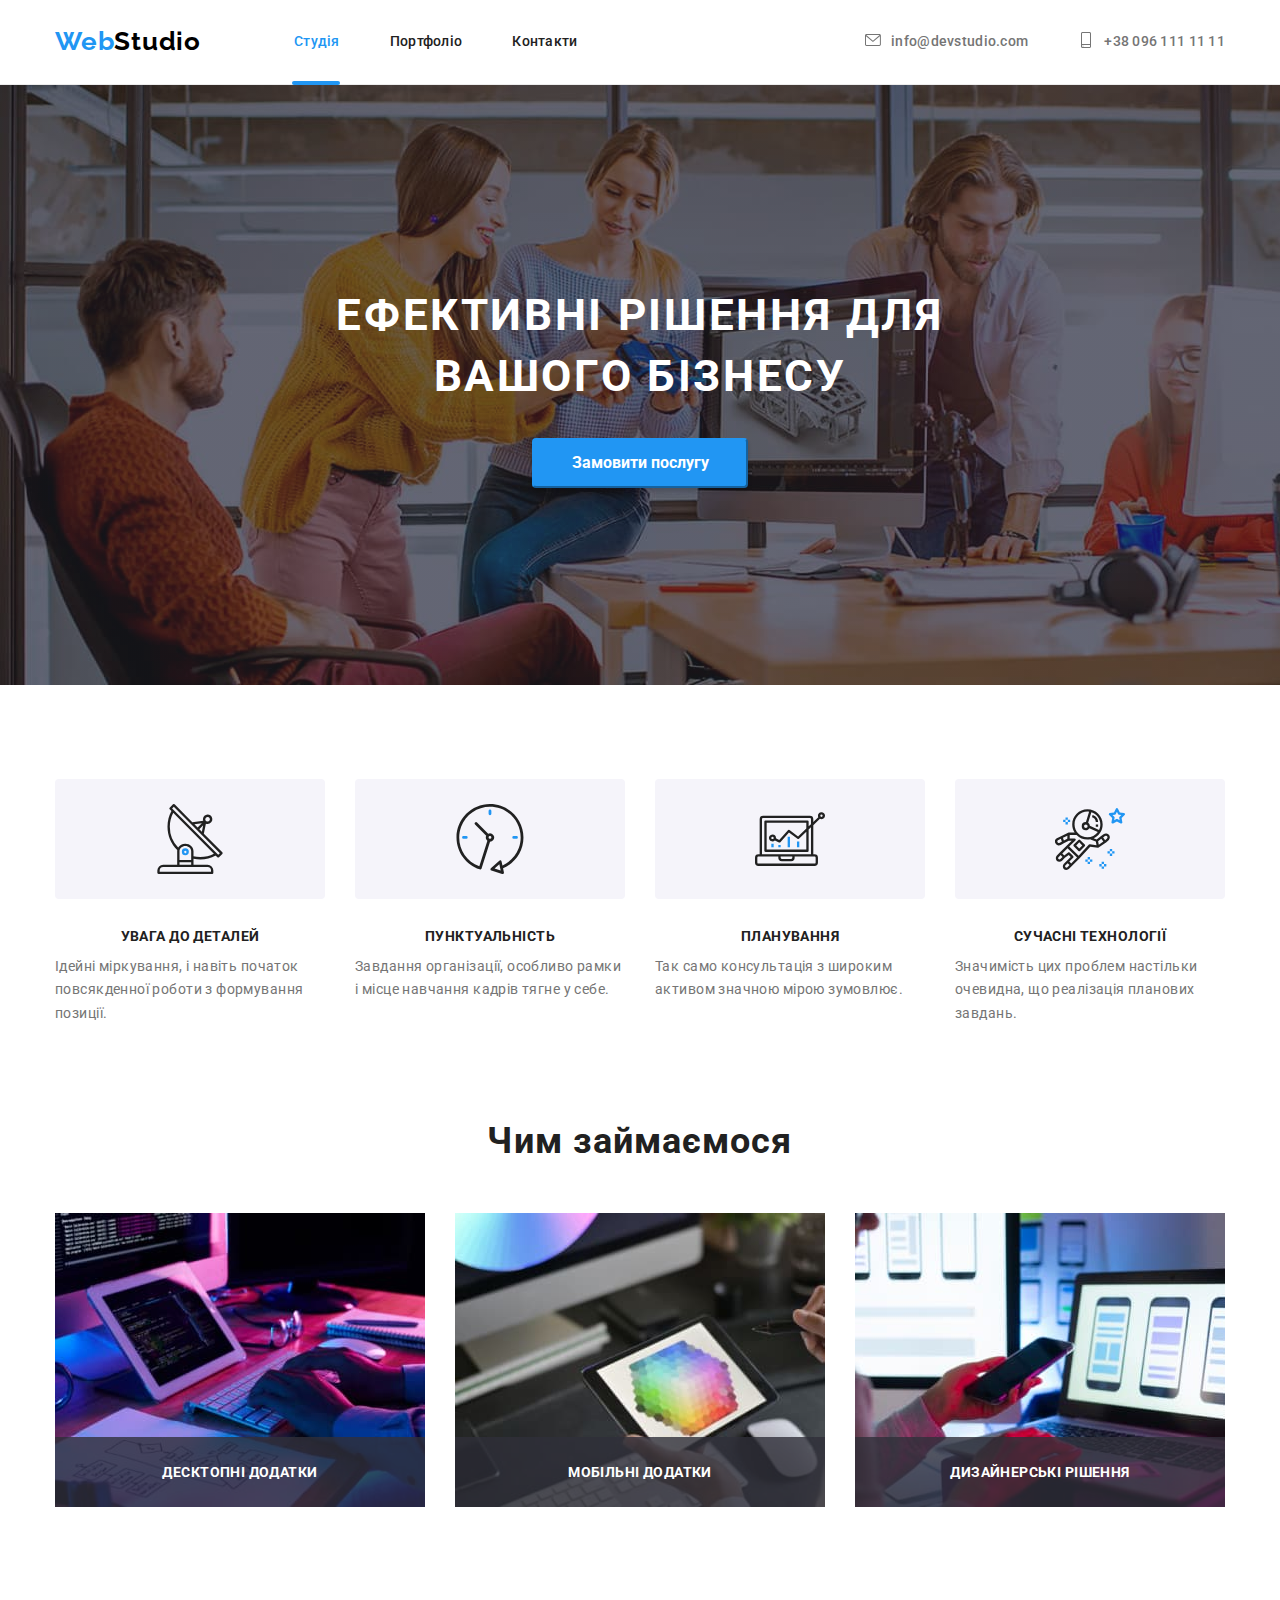
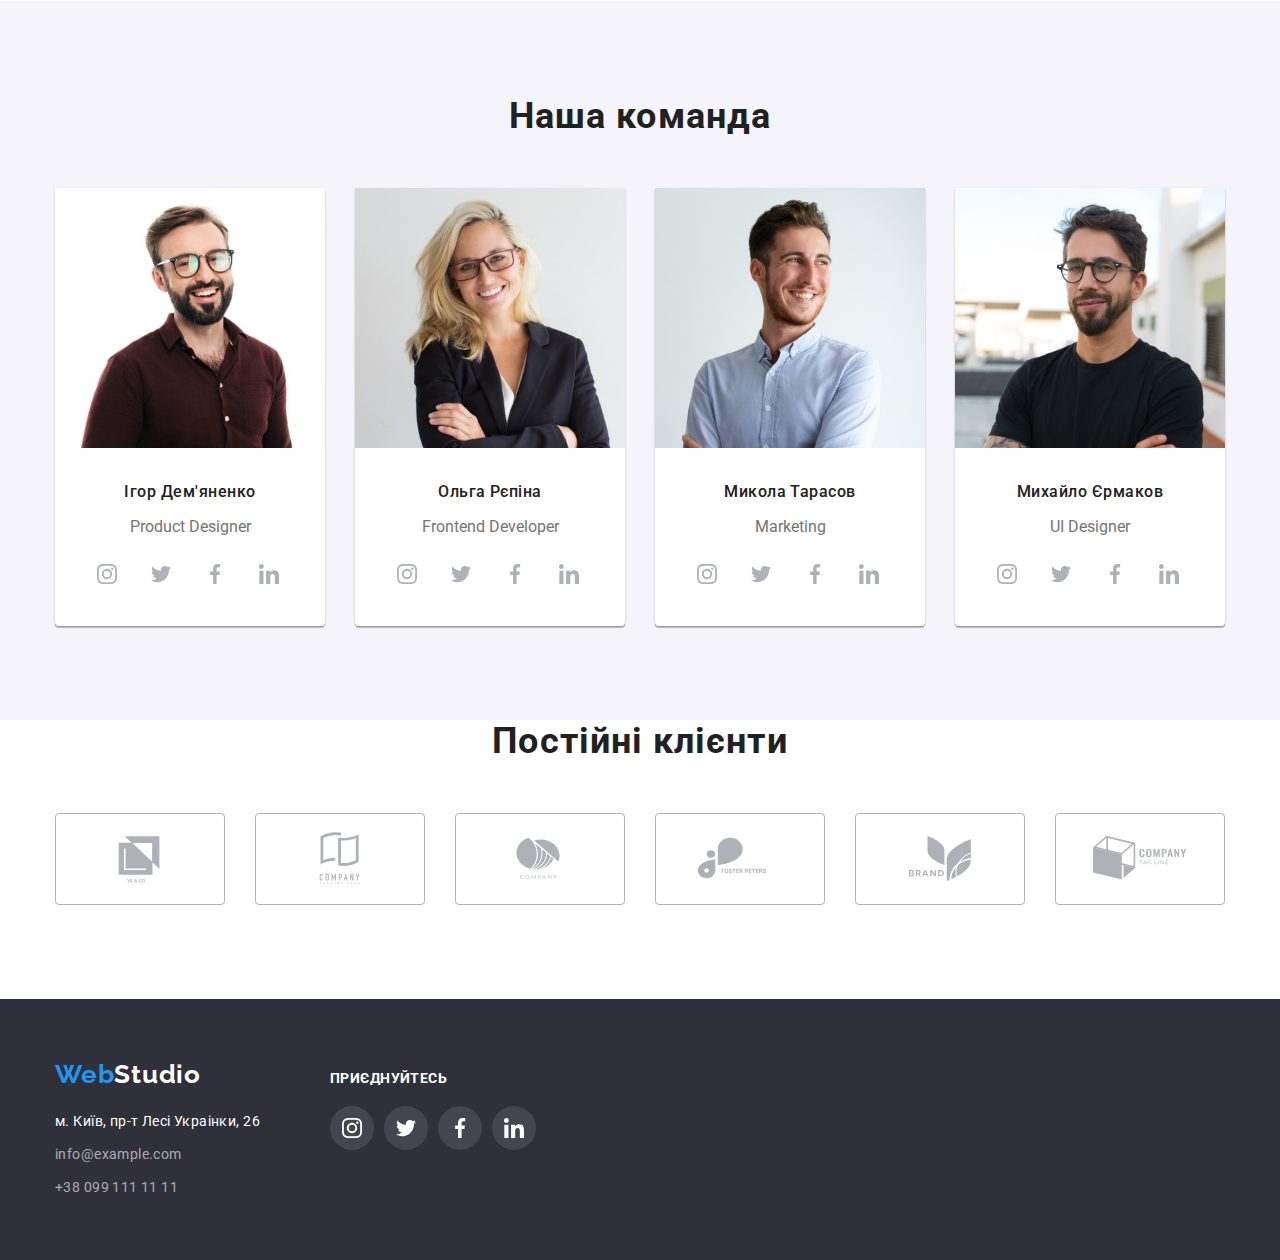
<file: index.html>
<!DOCTYPE html>
<html lang="uk">
  <head>
    <meta charset="UTF-8" />
    <meta http-equiv="X-UA-Compatible" content="IE=edge" />
    <meta name="viewport" content="width=device-width, initial-scale=1.0" />
    <title>goit-markup-hw-05</title>

    <link rel="preconnect" href="https://fonts.googleapis.com" />
    <link rel="preconnect" href="https://fonts.gstatic.com" crossorigin />
    <link
      href="https://fonts.googleapis.com/css2?family=Raleway:wght@700&family=Roboto:wght@400;500;700;900&display=swap"
      rel="stylesheet"
    />

    <!-- Favicon start-->
    <link
      rel="apple-touch-icon"
      sizes="180x180"
      href="./images/favicon/apple-touch-icon.png"
    />
    <link
      rel="icon"
      type="image/png"
      sizes="32x32"
      href="./images/favicon/favicon-32x32.png"
    />
    <link
      rel="icon"
      type="image/png"
      sizes="16x16"
      href="./images/favicon/favicon-16x16.png"
    />
    <link rel="manifest" href="./images/favicon/site.webmanifest" />

    <link
      rel="stylesheet"
      href="https://cdnjs.cloudflare.com/ajax/libs/modern-normalize/1.1.0/modern-normalize.min.css"
    />
    <!-- <link rel="stylesheet" href="./css/common.css"> -->

    <link rel="stylesheet" href="./css/styles.css"/>


    <meta name="msapplication-TileColor" content="#da532c" />
    <meta name="theme-color" content="#ffffff" />
    <!-- Favicon end -->
  </head>
  <body class="page">
    <header>
        <div class="container-header container">
        <nav class="container-nav">
        <a class="logo" href=""><span>Web</span>Studio</a>

        <ul class="site-nav list">
          <li class="site-nav item">
            <a href="" class="link curent">Студія</a></li>
          <li><a href="./portfolio.html" class="link">Портфоліо</a></li>
          <li><a href="" class="link">Контакти</a></li>
        </ul>
        </nav>

        <ul class="contacts list">
          <li class="contacts-item elements">
<a class="contacts-link" href="mailto:info@devstudio.com">
              <svg class="contacts-icon envelope">
              <use href="./images/icons.svg#icon-envelope" width="16" height="16"></use>
            </svg>info@devstudio.com</a>
          </li>
          <li class="contacts-item elements">         
            <a class="contacts-link" href="tel:+380961111111">
              <svg class="contacts-icon smartphone">
                <use href="./images/icons.svg#icon-smartphone" width="16" height="16"></use>
              </svg>+38 096 111 11 11</a></li>
        </ul>
      
        </div>
    </header>

    <main>
      <div class="overlay">
      <section class="hero">
        <div class="container">
          <h1 class="hero-title">Ефективні рішення для вашого бізнесу</h1>
          <button type="button" class="btn" data-modal-open>Замовити послугу</button>
        </div>
      
      </section>
    </div>

      <!-- /* Послуги */ -->
      <section>
        <div class="container">
        <!-- цей h2 будемо скривати -->
        <h2 class="visually-hidden">Наші особливості</h2>
        <div class="benefits">
          <ul class="benefits list">
            <li>
              <div class="benefits-item">
                <svg class="icon-benefits antenna1" width="70" height="70">
                  <use href="./images/icons.svg#icon-antenna1"></use>
                </svg>
              </div>
              <h3 class="section-title">Увага до деталей</h3>
              <p class="section-text">
                Ідейні міркування, і навіть початок повсякденної роботи з
                формування позиції.
              </p>
            </li>
            <li>
              <div class="benefits-item">
                <svg class="icon-benefits clock2" width="70" height="70">
                  <use href="./images/icons.svg#icon-clock2"></use>
                </svg>
                </div>
              <h3 class="section-title">Пунктуальність</h3>
              <p class="section-text">
                Завдання організації, особливо рамки і місце навчання кадрів
                тягне у себе.
              </p>
            </li>
            <li>
              <div class="benefits-item">
                <svg class="icon-benefits diagram3"width="70" height="70">
                  <use href="./images/icons.svg#icon-diagram3"></use>
                </svg>
                </div>
              <h3 class="section-title">Планування</h3>
              <p class="section-text">
                Так само консультація з широким активом значною мірою зумовлює.
              </p>
            </li>
            <li>
              <div class="benefits-item">
                <svg class="icon-benefits astronaut4"  width="70" height="70">
                  <use href="./images/icons.svg#icon-astronaut4"></use>
                </svg>
                </div>
              <h3 class="section-title">Сучасні технології</h3>
              <p class="section-text">
                Значимість цих проблем настільки очевидна, що реалізація
                планових завдань.
              </p>
            </li>
          </ul>
        </div>
      </section>

      <!-- Послуги -->
      <section class="projects">
        <div class="container">
          <h2 class="project-title">Чим займаємося</h2>
          <ul class="project list">
            <li class="project-items1">
              <img
                src="./images/img-left.jpg"
                alt="Людина працює на десктоп комп'ютері"
                width="370"
              />
              <p class="project-text">Десктопні додатки</p>

            </li>
            <li class="project-items2">
              <img
                src="./images/img-right.jpg"
                alt="Людина працює на планшеті"
                width="370"
              />
              <p class="project-text">Мобільні додатки</p>

              <!-- <p>Мобільні додатки</p> -->
            </li>
            <li class="project-items3">
              <img
                src="./images/img-center.jpg"
                alt="Людина працює на телефоні"
                width="370"
              />
              <p class="project-text">Дизайнерські рішення</p>

              <!-- <p>Дизайнерські рішення</p> -->
            </li>
          </ul>
        </div>
      </section>

      <!-- Наша команда -->
      <section class="section heands">
        <div class="container-heands">
          <h2>Наша команда</h2>
          <ul class="heands list">
            <li class="heands-item">
              <img src="./images/igor.jpg" alt="Ігор" width="270" />
              <div class="name-position">
                <h3 class="section-title">Ігор Дем'яненко</h3>
                <p lang="en" class="position-item">Product Designer</p>
                <ul class="socials-list">
                  <li class="socials-item">
                    <a class="socials-link" href="https://instagram.com" target="_blank" rel="noopener noreferrer" aria-label="Инстаграм">
                      <svg class="socials-icon instagram" width="20" height="20">
                      <use href="./images/icons.svg#icon-instagram"></use>
                    </svg>
                  </a>
                </li>
                <li class="socials-item">
                  <a class="socials-link" href="https://twitter.com" aria-label="Твиттер" target="_blank" rel="noopener noreferrer">
                    <svg class="socials-icon twitter" width="20" height="20">
                      <use href="./images/icons.svg#icon-twitter"></use>
                    </svg>
                  </a>
                </li>
                <li class="socials-item">
                  <a class="socials-link" href="https://facebook.com" aria-label="Фейсбук" target="_blank" rel="noopener noreferrer">
                    <svg class="socials-icon facebook" width="20" height="20">
                      <use href="./images/icons.svg#icon-facebook"></use>
                    </svg>
                  </a>
                </li>
                <li class="socials-item">
                  <a class="socials-link" href="https://facebook.com" aria-label="Фейсбук" target="_blank" rel="noopener noreferrer">
                    <svg class="socials-icon linkedin" width="20" height="20">
                      <use href="./images/icons.svg#icon-linkedin"></use>
                    </svg>
                  </a>
                  </li>
                </ul>
              </li>


            <li class="heands-item">   
              <img src="./images/olga.jpg" alt="Ольга" width="270" />
              <div class="name-position">
                <h3 class="section-title">Ольга Рєпіна</h3>
                <p lang="en" class="position-item">Frontend Developer</p>
                <ul class="socials-list">
                  <li class="socials-item">
                    <a class="socials-link" href="https://instagram.com" target="_blank" rel="noopener noreferrer" aria-label="Инстаграм">
                      <svg class="socials-icon instagram" width="20" height="20">
                      <use href="./images/icons.svg#icon-instagram"></use>
                    </svg>
                  </a>
                </li>
                <li class="socials-item">
                  <a class="socials-link" href="https://twitter.com" aria-label="Твиттер" target="_blank" rel="noopener noreferrer">
                    <svg class="socials-icon twitter" width="20" height="20">
                      <use href="./images/icons.svg#icon-twitter"></use>
                    </svg>
                  </a>
                </li>
                <li class="socials-item">
                  <a class="socials-link" href="https://facebook.com" aria-label="Фейсбук" target="_blank" rel="noopener noreferrer">
                    <svg class="socials-icon facebook" width="20" height="20">
                      <use href="./images/icons.svg#icon-facebook"></use>
                    </svg>
                  </a>
                </li>
                <li class="socials-item">
                  <a class="socials-link" href="https://facebook.com" aria-label="Фейсбук" target="_blank" rel="noopener noreferrer">
                    <svg class="socials-icon linkedin" width="20" height="20">
                      <use href="./images/icons.svg#icon-linkedin"></use>
                    </svg>
                  </a>
                  </li>
                </ul>
              </li>  
              
              
              <li class="heands-item">  
              <img src="./images/mikola.jpg" alt="Микола" width="270" />
              <div class="name-position">
                <h3 class="section-title">Микола Тарасов</h3>
                <p lang="en" class="position-item">Marketing</p>
                <ul class="socials-list">
                  <li class="socials-item">
                    <a class="socials-link" href="https://instagram.com" target="_blank" rel="noopener noreferrer" aria-label="Инстаграм">
                      <svg class="socials-icon instagram" width="20" height="20">
                      <use href="./images/icons.svg#icon-instagram"></use>
                    </svg>
                  </a>
                </li>
                <li class="socials-item">
                  <a class="socials-link" href="https://twitter.com" aria-label="Твиттер" target="_blank" rel="noopener noreferrer">
                    <svg class="socials-icon twitter" width="20" height="20">
                      <use href="./images/icons.svg#icon-twitter"></use>
                    </svg>
                  </a>
                </li>
                <li class="socials-item">
                  <a class="socials-link" href="https://facebook.com" aria-label="Фейсбук" target="_blank" rel="noopener noreferrer">
                    <svg class="socials-icon facebook" width="20" height="20">
                      <use href="./images/icons.svg#icon-facebook"></use>
                    </svg>
                  </a>
                </li>
                <li class="socials-item">
                  <a class="socials-link" href="https://facebook.com" aria-label="Фейсбук" target="_blank" rel="noopener noreferrer">
                    <svg class="socials-icon linkedin" width="20" height="20">
                      <use href="./images/icons.svg#icon-linkedin"></use>
                    </svg>
                  </a>
                  </li>
                </ul>
              </li> 
              
              
              <li class="heands-item">  
              <img src="./images/mihaylo.jpg" alt="Михайло" width="270" />
              <div class="name-position">
                <h3 class="section-title">Михайло Єрмаков</h3>
                <p lang="en" class="position-item">UI Designer</p>
                <ul class="socials-list">
                  <li class="socials-item">
                    <a class="socials-link" href="https://instagram.com" target="_blank" rel="noopener noreferrer" aria-label="Инстаграм">
                      <svg class="socials-icon instagram" width="20" height="20">
                      <use href="./images/icons.svg#icon-instagram"></use>
                    </svg>
                  </a>
                </li>
                <li class="socials-item">
                  <a class="socials-link" href="https://twitter.com" aria-label="Твиттер" target="_blank" rel="noopener noreferrer">
                    <svg class="socials-icon twitter" width="20" height="20">
                      <use href="./images/icons.svg#icon-twitter"></use>
                    </svg>
                  </a>
                </li>
                <li class="socials-item">
                  <a class="socials-link" href="https://facebook.com" aria-label="Фейсбук" target="_blank" rel="noopener noreferrer">
                    <svg class="socials-icon facebook" width="20" height="20">
                      <use href="./images/icons.svg#icon-facebook"></use>
                    </svg>
                  </a>
                </li>
                <li class="socials-item">
                  <a class="socials-link" href="https://facebook.com" aria-label="Фейсбук" target="_blank" rel="noopener noreferrer">
                    <svg class="socials-icon linkedin" width="20" height="20">
                      <use href="./images/icons.svg#icon-linkedin"></use>
                    </svg>
                  </a>
                  </li>
                </ul>
              </li> 
        </ul>  
        </div>
      </section>

       <!-- Клієнти -->
       <section class="section clients">
        <div class="container-clients">
          <h2 class="clients-title">Постійні клієнти</h2>  
      <ul class="clients-list">
        <li class="clients-item">
          <a class="clients-link" href="">
            <svg class="clients-icon" width="106" height="60">
            <use href="./images/icons.svg#icon-yaco1"></use>
          </svg>
        </a>
      </li>
      <li class="clients-item">
        <a class="clients-link" href="">
          <svg class="clients-icon" width="106" height="60">
          <use href="./images/icons.svg#icon-company2"></use>
        </svg>
      </a>
    </li>
    <li class="clients-item">
      <a class="clients-link" href="">
        <svg class="clients-icon" width="106" height="60">
        <use href="./images/icons.svg#icon-company3"></use>
      </svg>
    </a>
  </li>
  <li class="clients-item">
    <a class="clients-link" href="">
      <svg class="clients-icon" width="106" height="60">
      <use href="./images/icons.svg#icon-foster-peters4"></use>
    </svg>
  </a>
</li>
<li class="clients-item">
  <a class="clients-link" href="">
    <svg class="clients-icon" width="106" height="60">
    <use href="./images/icons.svg#icon-brand5"></use>
  </svg>
</a>
</li>
<li class="clients-item">
  <a class="clients-link" href="">
    <svg class="clients-icon" width="106" height="60">
    <use href="./images/icons.svg#icon-tag-line6"></use>
  </svg>
</a>
</li>
      </ul>  

      </div> 

    </main>

    <footer class="section-footer">
      <div class="container-footer">
        <div class="left-said">
        <a class="logo" href=""><span>Web</span>Studio</a>
        <address class="section-address">
          <ul class="section-address-list">
            <li>
              <a class="item"
                href="https://goo.gl/maps/CPtrU1FHBa2aNyZL9"
                target="_blank"
                rel="noopener noreferrer nofollow"
                >м. Київ, пр-т Лесі Украінки, 26</a>
            </li>
            <li>
              <a class="mail" href="mailto:info@example.com"
                >info@example.com</a>
            </li>
            <li>
              <a class="tel" href="tel:+380991111111">+38 099 111 11 11</a>
            </li>
          </ul>
        </address>
        </div>
        
        <div class="footer-social-icon">
          <p class="footer-icon-text">Приєднуйтесь</p>
        <ul class="footer-socials list">
          <li class="foote-item">
            <a class="footer-link" href="https://instagram.com" target="_blank" rel="noopener noreferrer" aria-label="Инстаграм">
              <svg class="footer-icon instagram" width="20" height="20">
              <use href="./images/icons.svg#icon-instagram"></use>
            </svg>
          </a>
        </li>
          <li class="footer item">
          <a class="footer-link twitter" href="https://twitter.com" aria-label="Твиттер" target="_blank" rel="noopener noreferrer">
            <svg class="footer-icon twitter" width="20" height="20">
              <use href="./images/icons.svg#icon-twitter"></use>
            </svg>
          </a>
        </li>
          <li class="footer item">
          <a class="footer-link" href="https://facebook.com" aria-label="Фейсбук" target="_blank" rel="noopener noreferrer">
            <svg class="footer-icon facebook" width="20" height="20">
              <use href="./images/icons.svg#icon-facebook"></use>
            </svg>
          </a>
        </li>
          <li class="footer item">
          <a class="footer-link" href="https://facebook.com" aria-label="Фейсбук" target="_blank" rel="noopener noreferrer">
            <svg class="footer-icon linkedin" width="20" height="20">
              <use href="./images/icons.svg#icon-linkedin"></use>
            </svg>
          </a>
          </li>
        </ul>
      </div>
    </footer>

    
   
<!-- Модальне вікно -->



    <div class="backdrop is-hidden" data-modal>
      <div class="modal">
        <p>Заповніть форму і ми з вами зв'яжемось</p>
        <button class="btn-cross" data-modal-close>
            <svg class="icon-cross" width="11" height="11">
              <use href="./images/icons.svg#icon-cross"></use>
            </svg>
        </button>
      </div>
    </div>
    
    <script src="./js/modal.js"></script> 

  </body>
</html>
</file>
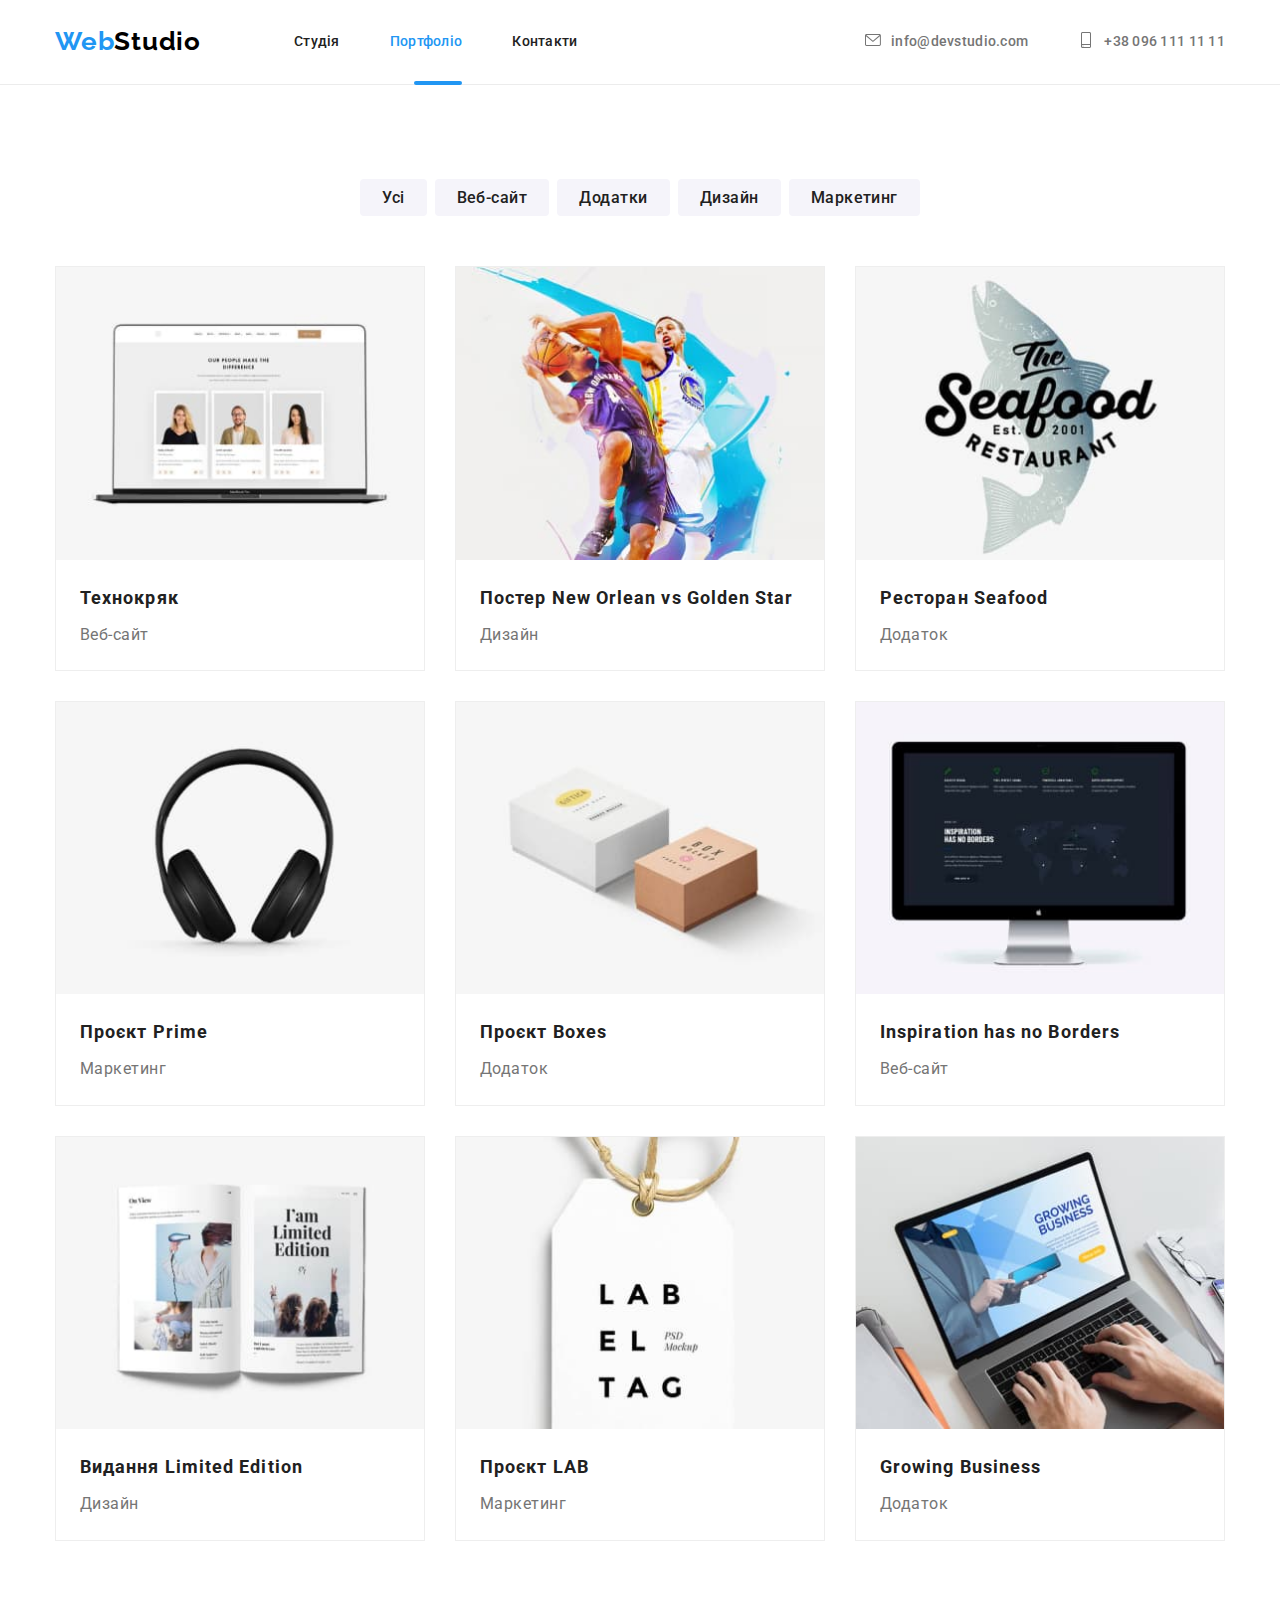
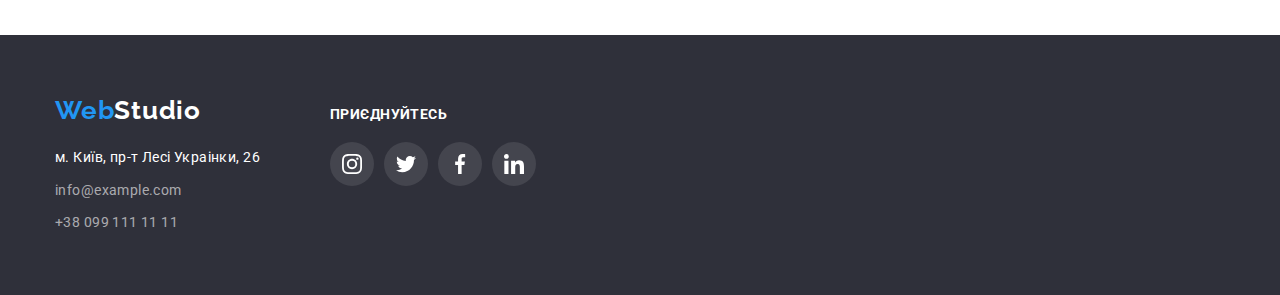
<file: portfolio.html>
<!DOCTYPE html>
<html lang="uk">
  <head>
    <meta charset="UTF-8" />
    <meta http-equiv="X-UA-Compatible" content="IE=edge" />
    <meta name="viewport" content="width=device-width, initial-scale=1.0" />
    <title>goit-markup-hw-04</title>

    <link rel="preconnect" href="https://fonts.googleapis.com" />
    <link rel="preconnect" href="https://fonts.gstatic.com" crossorigin />
    <link
      href="https://fonts.googleapis.com/css2?family=Raleway:wght@700&family=Roboto:wght@400;500;700;900&display=swap"
      rel="stylesheet"
    />

    <!-- Favicon start-->
    <link
      rel="apple-touch-icon"
      sizes="180x180"
      href="./images/favicon/apple-touch-icon.png"
    />
    <link
      rel="icon"
      type="image/png"
      sizes="32x32"
      href="./images/favicon/favicon-32x32.png"
    />
    <link
      rel="icon"
      type="image/png"
      sizes="16x16"
      href="./images/favicon/favicon-16x16.png"
    />
    <link rel="manifest" href="./images/favicon/site.webmanifest" />

    <link
      rel="stylesheet"
      href="https://cdnjs.cloudflare.com/ajax/libs/modern-normalize/1.1.0/modern-normalize.min.css"
    />
    <!-- <link rel="stylesheet" href="./css/common.css"> -->

    <link rel="stylesheet" href="./css/porfolio.css" />

    <meta name="msapplication-TileColor" content="#da532c" />
    <meta name="theme-color" content="#ffffff" />
    <!-- Favicon end -->
  </head>
  <body class="page">
    <header class="header">
      <div class="container-header container">
        <nav class="container-nav">
        <a class="logo" href=""><span>Web</span>Studio</a>

        <ul class="site-nav list">
          <li><a href="./index.html" class="link">Студія</a></li>
          <li><a href="" class="link curent">Портфоліо</a></li>
          <li><a href="" class="link">Контакти</a></li>
        </ul>
        </nav>

        <ul class="contacts list">
          <li class="contacts-item elements">
<a class="contacts-link" href="mailto:info@devstudio.com">
              <svg class="contacts-icon envelope">
              <use href="./images/icons.svg#icon-envelope" width="16" height="16"></use>
            </svg>info@devstudio.com</a>
          </li>
          <li class="contacts-item elements">         
            <a class="contacts-link" href="tel:+380961111111">
              <svg class="contacts-icon smartphone">
                <use href="./images/icons.svg#icon-smartphone" width="16" height="16"></use>
              </svg>+38 096 111 11 11</a></li>
        </ul>
      
        </div>
    </header>

    <main>
      <!-- Кнопки фільтра -->

      <section class="button">
        <div class="container">
          <!-- Потім скриємо цей h1 -->

          <h1 class="visually-hidden">Проєкти</h1>

          <ul class="button-list">
            <li><button type="button curent">Усі</button></li>
            <li><button type="button">Веб-сайт</button></li>
            <li><button type="button">Додатки</button></li>
            <li><button type="button">Дизайн</button></li>
            <li><button type="button">Маркетинг</button></li>
          </ul>

          <!-- /* Проєкти */ -->

          <ul class="projects">
            <li class="item-projects">
              <a class="card-link" href="">
                <div class="card thumb">
                  <img
                    src="./images/portfolio-examples/open-laptop.jpg"
                    alt="відкритий ноутбук"
                  />
                  <div class="overlay">
                    <p class="card-desc">Lorem ipsum dolor sit, amet consectetur adipisicing elit. Eum veritatis distinctio sed quam architecto culpa vitae minus, in cupiditate, quos optio? Aliquam illum eos cupiditate nesciunt reprehenderit debitis inventore hic!</p>
              </div>
                </div>
                <div class="card-content">
                  <h2>Технокряк</h2>
                  <p class="card-text">Веб-сайт</p>
                </div>
              </a>
            </li>
            <li class="item-projects">
              <a class="card-link" href="">
                <div class="card thumb">
                  <img
                    src="./images/portfolio-examples/basketball.jpg"
                    alt="два чоловіка грають у баскетбол"
                  />
                  <div class="overlay">
                    <p class="card-desc">Lorem ipsum dolor sit, amet consectetur adipisicing elit. Eum veritatis distinctio sed quam architecto culpa vitae minus, in cupiditate, quos optio? Aliquam illum eos cupiditate nesciunt reprehenderit debitis inventore hic!</p>
              </div>
                </div>
                <div class="card-content">
                  <h2>
                    Постер <span lang="en">New Orlean vs Golden Star</span>
                  </h2>
                  <p class="card-text">Дизайн</p>
                </div>
              </a>
            </li>
            <li class="item-projects">
              <a class="card-link" href="">
                <div class="card thumb">
                  <img
                    src="./images/portfolio-examples/logo-seafood.jpg"
                    alt="лого Морська їжа"
                  />
                  <div class="overlay">
                    <p class="card-desc">Lorem ipsum dolor sit, amet consectetur adipisicing elit. Eum veritatis distinctio sed quam architecto culpa vitae minus, in cupiditate, quos optio? Aliquam illum eos cupiditate nesciunt reprehenderit debitis inventore hic!</p>
              </div>
                </div>
                <div class="card-content">
                  <h2>Ресторан <span lang="en">Seafood</span></h2>
                  <p class="card-text">Додаток</p>
                </div>
              </a>
            </li>
            <li class="item-projects">
              <a class="card-link" href="">
                <div class="card thumb">
                  <img
                    src="./images/portfolio-examples/headphone.jpg"
                    alt="навушники"
                  />
                  <div class="overlay">
                    <p class="card-desc">Lorem ipsum dolor sit, amet consectetur adipisicing elit. Eum veritatis distinctio sed quam architecto culpa vitae minus, in cupiditate, quos optio? Aliquam illum eos cupiditate nesciunt reprehenderit debitis inventore hic!</p>
              </div>
                </div>
                <div class="card-content">
                  <h2>Проєкт <span lang="en">Prime</span></h2>
                  <p class="card-text">Маркетинг</p>
                </div>
              </a>
            </li>
            <li class="item-projects">
              <a class="card-link" href="">
                <div class="card thumb">
                  <img
                    src="./images/portfolio-examples/two-boxes.jpg"
                    alt="дві коробки"
                  />
                  <div class="overlay">
                    <p class="card-desc">Lorem ipsum dolor sit, amet consectetur adipisicing elit. Eum veritatis distinctio sed quam architecto culpa vitae minus, in cupiditate, quos optio? Aliquam illum eos cupiditate nesciunt reprehenderit debitis inventore hic!</p>
              </div>
                </div>
                <div class="card-content">
                  <h2>Проєкт <span lang="en">Boxes</span></h2>
                  <p class="card-text">Додаток</p>
                </div>
              </a>
            </li>
            <li class="item-projects">
              <a class="card-link" href="">
                <div class="card thumb">
                  <img
                    src="./images/portfolio-examples/monitor.jpg"
                    alt="монітор"
                  />
                  <div class="overlay">
                    <p class="card-desc">Lorem ipsum dolor sit, amet consectetur adipisicing elit. Eum veritatis distinctio sed quam architecto culpa vitae minus, in cupiditate, quos optio? Aliquam illum eos cupiditate nesciunt reprehenderit debitis inventore hic!</p>
              </div>
                </div>
                <div class="card-content">
                  <h2 lang="en">Inspiration has no Borders</h2>
                  <p class="card-text">Веб-сайт</p>
                </div>
              </a>
            </li>
            <li class="item-projects">
              <a class="card-link" href="">
                <div class="card thumb">
                  <img
                    src="./images/portfolio-examples/open-book.jpg"
                    alt="відкрита книга"
                  />
                  <div class="overlay">
                    <p class="card-desc">Lorem ipsum dolor sit, amet consectetur adipisicing elit. Eum veritatis distinctio sed quam architecto culpa vitae minus, in cupiditate, quos optio? Aliquam illum eos cupiditate nesciunt reprehenderit debitis inventore hic!</p>
              </div>
                </div>
                <div class="card-content">
                  <h2>Видання <span lang="en">Limited Edition</span></h2>
                  <p class="card-text">Дизайн</p>
                </div>
              </a>
            </li>
            <li class="item-projects">
              <a class="card-link" href="">
                <div class="card thumb">
                  <img
                    src="./images/portfolio-examples/label.jpg"
                    alt="бірка"
                  />
                  <div class="overlay">
                    <p class="card-desc">Lorem ipsum dolor sit, amet consectetur adipisicing elit. Eum veritatis distinctio sed quam architecto culpa vitae minus, in cupiditate, quos optio? Aliquam illum eos cupiditate nesciunt reprehenderit debitis inventore hic!</p>
              </div>
                </div>
                <div class="card-content">
                  <h2>Проєкт <span lang="en">LAB</span></h2>
                  <p class="card-text">Маркетинг</p>
                </div>
              </a>
            </li>
            <li class="item-projects">
              <a class="card-link" href="">
                <div class="card thumb">
                  <img
                    src="./images/portfolio-examples/laptop-printing.jpg"
                    alt="друк на ноутбуці"
                  />
                  <div class="overlay">
                    <p class="card-desc">Lorem ipsum dolor sit, amet consectetur adipisicing elit. Eum veritatis distinctio sed quam architecto culpa vitae minus, in cupiditate, quos optio? Aliquam illum eos cupiditate nesciunt reprehenderit debitis inventore hic!</p>
              </div>
                </div>
                <div class="card-content">
                  <h2>Growing Business</h2>
                  <p class="card-text">Додаток</p>
                </div>
              </a>
            </li>
          </ul>
        </div>
      </section>
    </main>

    <footer class="section-footer">
      <div class="container-footer">
        <div class="left-said">
        <a class="logo" href=""><span>Web</span>Studio</a>
        <address class="section-address">
          <ul class="section-address-list">
            <li>
              <a class="item"
                href="https://goo.gl/maps/CPtrU1FHBa2aNyZL9"
                target="_blank"
                rel="noopener noreferrer nofollow"
                >м. Київ, пр-т Лесі Украінки, 26</a
              >
            </li>
            <li>
              <a class="mail" href="mailto:info@example.com"
                >info@example.com</a
              >
            </li>
            <li>
              <a class="tel" href="tel:+380991111111">+38 099 111 11 11</a>
            </li>
          </ul>
        </address>
        </div>
        
        <div class="footer-social-icon">
          <p class="footer-icon-text">Приєднуйтесь</p>
        <ul class="footer-socials list">
          <li class="foote-item">
            <a class="footer-link" href="https://instagram.com" target="_blank" rel="noopener noreferrer" aria-label="Инстаграм">
              <svg class="footer-icon instagram" width="20" height="20">
              <use href="./images/icons.svg#icon-instagram"></use>
            </svg>
          </a>
        </li>
          <li class="footer item">
          <a class="footer-link twitter" href="https://twitter.com" aria-label="Твиттер" target="_blank" rel="noopener noreferrer">
            <svg class="footer-icon twitter" width="20" height="20">
              <use href="./images/icons.svg#icon-twitter"></use>
            </svg>
          </a>
        </li>
          <li class="footer item">
          <a class="footer-link" href="https://facebook.com" aria-label="Фейсбук" target="_blank" rel="noopener noreferrer">
            <svg class="footer-icon facebook" width="20" height="20">
              <use href="./images/icons.svg#icon-facebook"></use>
            </svg>
          </a>
        </li>
          <li class="footer item">
          <a class="footer-link" href="https://facebook.com" aria-label="Фейсбук" target="_blank" rel="noopener noreferrer">
            <svg class="footer-icon linkedin" width="20" height="20">
              <use href="./images/icons.svg#icon-linkedin"></use>
            </svg>
          </a>
          </li>
        </ul>
      </div>
    </footer>
  </body>
</html>
</file>
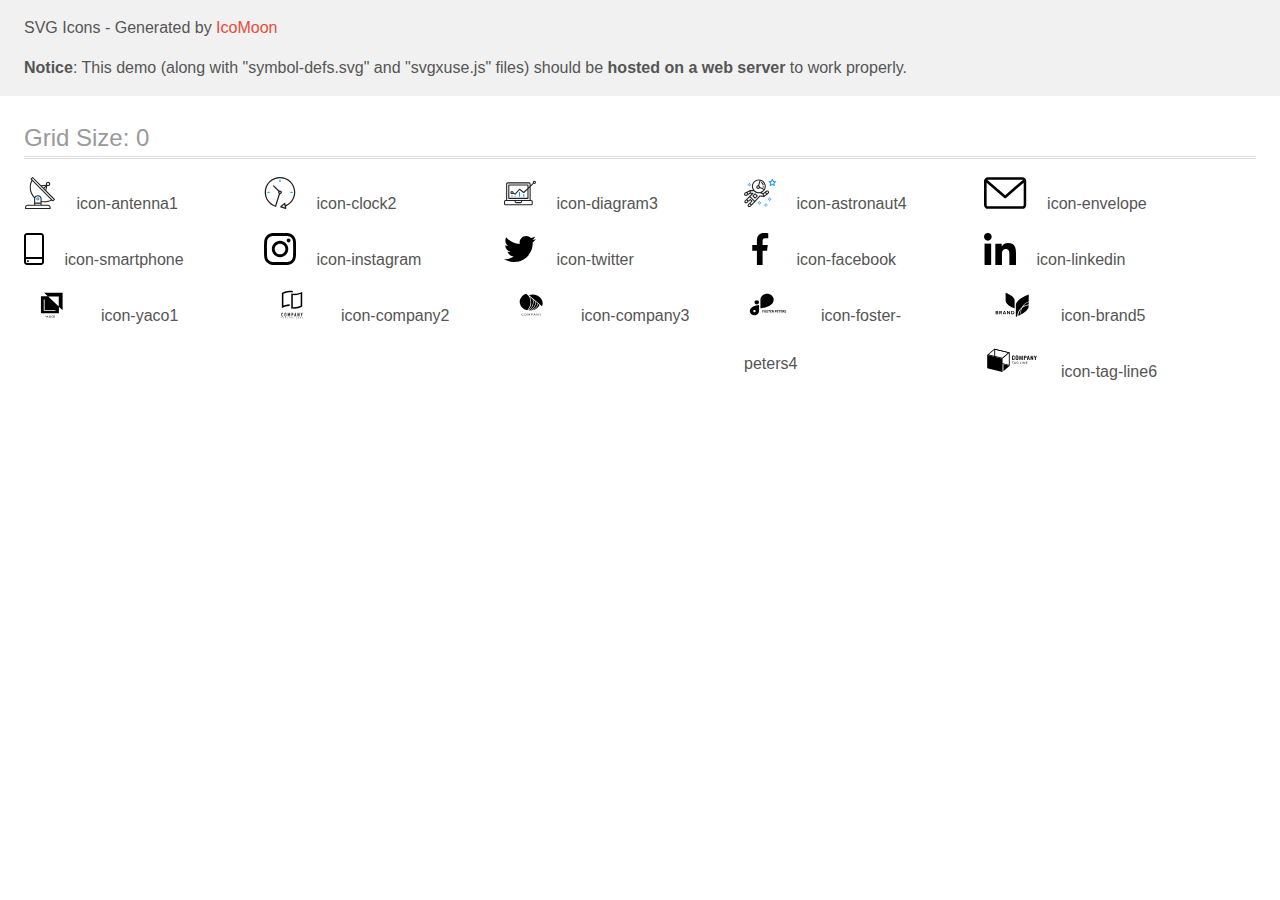
<file: images/icon/svgomg/icomoon/demo-external-svg.html>
<!doctype html>
<html>
<head>
    <title>IcoMoon - SVG Icons</title>
    <meta charset="utf-8">
    <meta name="viewport" content="width=device-width, initial-scale=1">
    <link rel="stylesheet" href="demo-files/demo.css">
    <link rel="stylesheet" href="style.css">
</head>
<body>
<header class="bgc1 clearfix">
<div class="mhl">
    <p>SVG Icons - Generated by <a href="https://icomoon.io/app">IcoMoon</a></p><p><strong>Notice</strong>: This demo (along with "symbol-defs.svg" and "svgxuse.js" files) should be <b>hosted on a web server</b> to work properly.</p>
</div>
</header>
    <div class="clearfix mhl ptl">
        <h1 class="mvm mtn fgc1">Grid Size: 0</h1>
        <div class="glyph fs1">
            <div class="clearfix pbs">
                <svg class="icon icon-antenna1"><use xlink:href="symbol-defs.svg#icon-antenna1"></use></svg><span class="name"> icon-antenna1</span>
            </div>
        </div>
        <div class="glyph fs1">
            <div class="clearfix pbs">
                <svg class="icon icon-clock2"><use xlink:href="symbol-defs.svg#icon-clock2"></use></svg><span class="name"> icon-clock2</span>
            </div>
        </div>
        <div class="glyph fs1">
            <div class="clearfix pbs">
                <svg class="icon icon-diagram3"><use xlink:href="symbol-defs.svg#icon-diagram3"></use></svg><span class="name"> icon-diagram3</span>
            </div>
        </div>
        <div class="glyph fs1">
            <div class="clearfix pbs">
                <svg class="icon icon-astronaut4"><use xlink:href="symbol-defs.svg#icon-astronaut4"></use></svg><span class="name"> icon-astronaut4</span>
            </div>
        </div>
        <div class="glyph fs1">
            <div class="clearfix pbs">
                <svg class="icon icon-envelope"><use xlink:href="symbol-defs.svg#icon-envelope"></use></svg><span class="name"> icon-envelope</span>
            </div>
        </div>
        <div class="glyph fs1">
            <div class="clearfix pbs">
                <svg class="icon icon-smartphone"><use xlink:href="symbol-defs.svg#icon-smartphone"></use></svg><span class="name"> icon-smartphone</span>
            </div>
        </div>
        <div class="glyph fs1">
            <div class="clearfix pbs">
                <svg class="icon icon-instagram"><use xlink:href="symbol-defs.svg#icon-instagram"></use></svg><span class="name"> icon-instagram</span>
            </div>
        </div>
        <div class="glyph fs1">
            <div class="clearfix pbs">
                <svg class="icon icon-twitter"><use xlink:href="symbol-defs.svg#icon-twitter"></use></svg><span class="name"> icon-twitter</span>
            </div>
        </div>
        <div class="glyph fs1">
            <div class="clearfix pbs">
                <svg class="icon icon-facebook"><use xlink:href="symbol-defs.svg#icon-facebook"></use></svg><span class="name"> icon-facebook</span>
            </div>
        </div>
        <div class="glyph fs1">
            <div class="clearfix pbs">
                <svg class="icon icon-linkedin"><use xlink:href="symbol-defs.svg#icon-linkedin"></use></svg><span class="name"> icon-linkedin</span>
            </div>
        </div>
        <div class="glyph fs1">
            <div class="clearfix pbs">
                <svg class="icon icon-yaco1"><use xlink:href="symbol-defs.svg#icon-yaco1"></use></svg><span class="name"> icon-yaco1</span>
            </div>
        </div>
        <div class="glyph fs1">
            <div class="clearfix pbs">
                <svg class="icon icon-company2"><use xlink:href="symbol-defs.svg#icon-company2"></use></svg><span class="name"> icon-company2</span>
            </div>
        </div>
        <div class="glyph fs1">
            <div class="clearfix pbs">
                <svg class="icon icon-company3"><use xlink:href="symbol-defs.svg#icon-company3"></use></svg><span class="name"> icon-company3</span>
            </div>
        </div>
        <div class="glyph fs1">
            <div class="clearfix pbs">
                <svg class="icon icon-foster-peters4"><use xlink:href="symbol-defs.svg#icon-foster-peters4"></use></svg><span class="name"> icon-foster-peters4</span>
            </div>
        </div>
        <div class="glyph fs1">
            <div class="clearfix pbs">
                <svg class="icon icon-brand5"><use xlink:href="symbol-defs.svg#icon-brand5"></use></svg><span class="name"> icon-brand5</span>
            </div>
        </div>
        <div class="glyph fs1">
            <div class="clearfix pbs">
                <svg class="icon icon-tag-line6"><use xlink:href="symbol-defs.svg#icon-tag-line6"></use></svg><span class="name"> icon-tag-line6</span>
            </div>
        </div>
  </div>
<script defer src="svgxuse.js"></script>
</body>
</html>
</file>
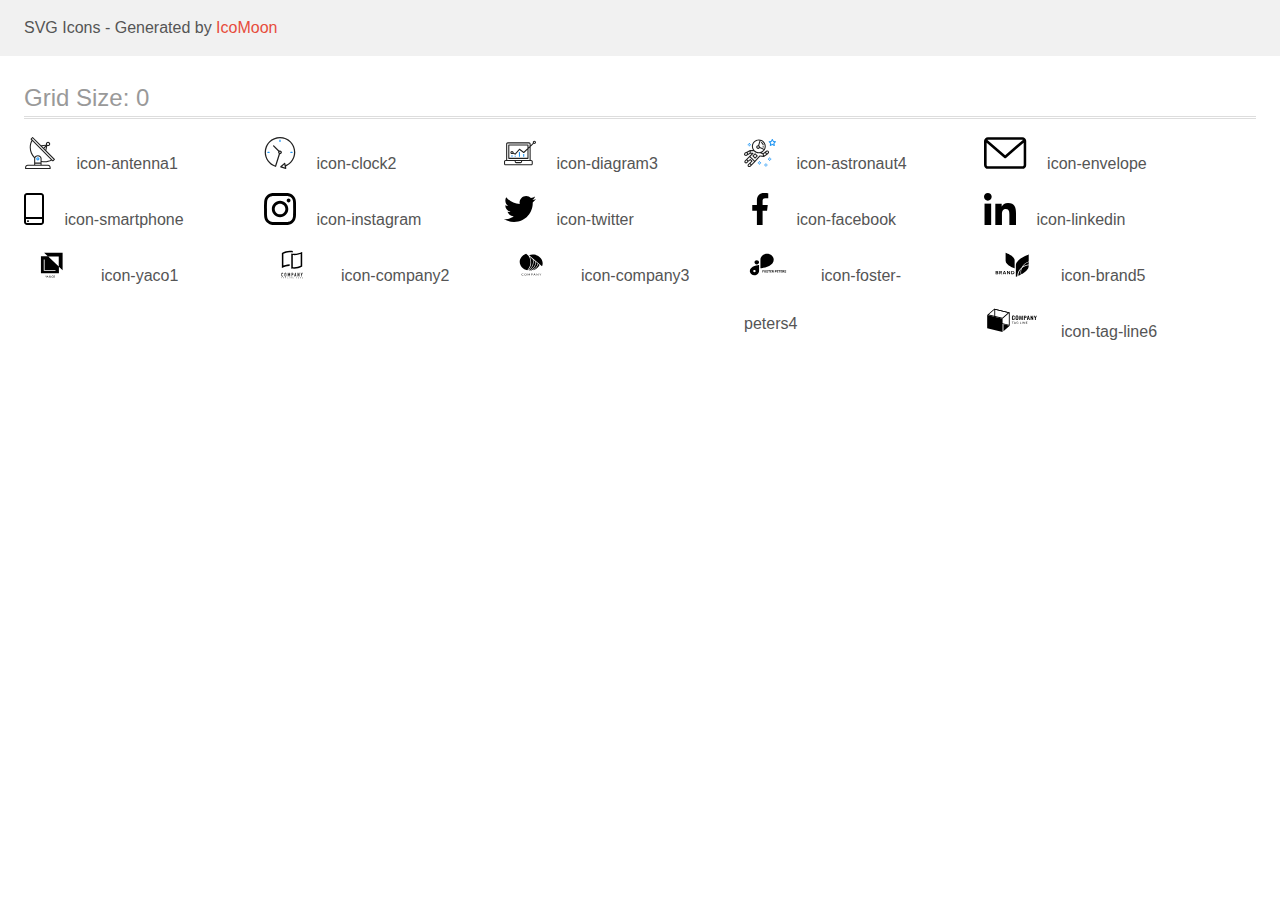
<file: images/icon/svgomg/icomoon/demo.html>
<!doctype html>
<html>
<head>
    <title>IcoMoon - SVG Icons</title>
    <meta charset="utf-8">
    <meta name="viewport" content="width=device-width, initial-scale=1">
    <link rel="stylesheet" href="demo-files/demo.css">
    <link rel="stylesheet" href="style.css">
</head>
<body>
<svg aria-hidden="true" style="position: absolute; width: 0; height: 0; overflow: hidden;" version="1.1" xmlns="http://www.w3.org/2000/svg" xmlns:xlink="http://www.w3.org/1999/xlink">
<defs>
<symbol id="icon-antenna1" viewBox="0 0 32 32">
<path fill="#212121" style="fill: var(--color1, #212121)" d="M30.773 22.098l-8.443-8.505 0.937-4.616c0.225 0.090 0.485 0.144 0.758 0.146h0.007c0.008 0 0.017 0 0.026 0 1.192 0 2.159-0.967 2.159-2.159s-0.967-2.159-2.159-2.159c-1.192 0-2.159 0.967-2.159 2.159 0 0.259 0.046 0.508 0.13 0.739l-0.005-0.015-4.96 0.606-8.091-8.133c-0.096-0.098-0.229-0.159-0.376-0.16h-0c-0.14 0.001-0.274 0.057-0.373 0.155l-1.512 1.504c-0.096 0.097-0.156 0.23-0.156 0.377s0.060 0.281 0.156 0.377v0l0.814 0.825c-1.143 2.062-1.816 4.522-1.816 7.139 0 4.106 1.656 7.824 4.336 10.525l-0.001-0.001c0.043 0.041 0.092 0.074 0.146 0.097-0.032 0.164-0.051 0.353-0.052 0.546v6.188h-6.4c-1.472 0.001-2.666 1.194-2.667 2.666v1.067c0 0.295 0.239 0.534 0.534 0.534h24.534c0.294 0 0.533-0.239 0.533-0.534v-1.067c-0.002-1.472-1.195-2.665-2.666-2.666h-6.4v-2.742c1.003 0.21 2.024 0.317 3.049 0.32 2.58-0.003 5.005-0.663 7.117-1.822l-0.077 0.039 0.818 0.823c0.099 0.101 0.235 0.159 0.376 0.16 0.14-0.001 0.274-0.057 0.373-0.155l1.512-1.504c0.096-0.097 0.156-0.23 0.156-0.377s-0.060-0.281-0.156-0.377v0zM23.28 6.233c0.193-0.192 0.459-0.31 0.752-0.31 0.589 0 1.067 0.478 1.067 1.066s-0.477 1.066-1.067 1.066c-0 0-0 0-0 0h-0.004c-0.587-0.003-1.061-0.479-1.061-1.066 0-0.295 0.12-0.563 0.314-0.756l0-0h-0.002zM22.024 9.737l-0.598 2.946-1.175-1.183 1.774-1.763zM21.419 8.835l-1.92 1.909-1.486-1.493 3.406-0.416zM24.004 28.8c0.884 0 1.6 0.716 1.6 1.6v0 0.534h-23.466v-0.534c0-0.884 0.716-1.6 1.6-1.6v0h20.267zM16.538 26.666v1.067h-5.334v-1.067h5.334zM11.204 25.6v-4.053c0-1.294 1.196-2.346 2.667-2.346s2.667 1.053 2.667 2.346v4.053h-5.334zM17.604 23.904v-2.357c0-1.882-1.675-3.413-3.733-3.413-0.017-0-0.038-0-0.058-0-1.353 0-2.54 0.707-3.213 1.771l-0.009 0.016c-2.36-2.482-3.812-5.846-3.812-9.55 0-2.314 0.567-4.496 1.569-6.414l-0.036 0.077 18.602 18.709c-1.823 0.947-3.979 1.502-6.266 1.502-1.079 0-2.128-0.124-3.136-0.357l0.093 0.018zM28.893 23.22l-21.057-21.181 0.754-0.752 7.935 7.98c0.004 0 0.006 0.007 0.010 0.010l13.114 13.191-0.757 0.752z"></path>
<path fill="#2196f3" style="fill: var(--color2, #2196f3)" d="M13.876 20.267h-0.005c-0.001 0-0.002 0-0.002 0-0.884 0-1.6 0.716-1.6 1.6s0.715 1.599 1.597 1.6h0.005c0.001 0 0.001 0 0.002 0 0.884 0 1.6-0.716 1.6-1.6s-0.715-1.599-1.598-1.6h-0zM14.249 22.245c-0.096 0.096-0.229 0.155-0.376 0.155-0.295 0-0.534-0.239-0.534-0.534s0.238-0.533 0.532-0.533h0c0.293 0.001 0.531 0.239 0.531 0.533 0 0.148-0.060 0.282-0.157 0.378l-0 0h0.005z"></path>
</symbol>
<symbol id="icon-clock2" viewBox="0 0 32 32">
<path fill="#212121" style="fill: var(--color1, #212121)" d="M31.296 15.301c-0.001-8.452-6.855-15.303-15.308-15.301s-15.303 6.855-15.301 15.308c0.002 6.788 4.422 12.543 10.541 14.545l0.108 0.031c0.061 0.019 0.123 0.029 0.187 0.029 0.12 0 0.238-0.032 0.342-0.094 0.135-0.080 0.236-0.207 0.283-0.357l3.865-12.25c1.054-0.004 1.906-0.859 1.906-1.913 0-1.056-0.856-1.913-1.913-1.913-0.303 0-0.59 0.071-0.845 0.196l0.011-0.005-5.106-5.107c-0.114-0.11-0.271-0.179-0.443-0.179-0.352 0-0.638 0.286-0.638 0.638 0 0.172 0.068 0.328 0.179 0.443l-0-0 5.103 5.109c-0.121 0.241-0.191 0.525-0.191 0.826 0 0.602 0.283 1.137 0.723 1.48l0.004 0.003-3.682 11.673c-7.278-2.681-11.004-10.754-8.324-18.032s10.754-11.004 18.032-8.323c7.278 2.681 11.004 10.754 8.323 18.032-1.345 3.581-4.003 6.406-7.374 7.938l-0.088 0.036-0.398-1.874c-0.063-0.291-0.318-0.506-0.624-0.506-0.164 0-0.313 0.062-0.426 0.163l0.001-0.001-3.837 3.426c-0.132 0.117-0.214 0.287-0.214 0.477 0 0.283 0.185 0.524 0.441 0.606l0.005 0.001 4.899 1.563c0.058 0.020 0.126 0.031 0.196 0.031 0.352 0 0.637-0.285 0.637-0.637 0-0.047-0.005-0.093-0.015-0.138l0.001 0.004-0.391-1.839c5.528-2.374 9.329-7.772 9.329-14.057 0-0.011 0-0.023-0-0.034v0.002zM15.992 14.664c0.352 0 0.638 0.286 0.638 0.638s-0.285 0.638-0.638 0.638v0c-0.352 0-0.638-0.286-0.638-0.638s0.286-0.638 0.638-0.638v0zM18.092 29.528l2.184-1.948 0.603 2.84-2.787-0.892z"></path>
<path fill="#2196f3" style="fill: var(--color2, #2196f3)" d="M15.354 3.185v1.275c0 0.352 0.286 0.638 0.638 0.638s0.638-0.285 0.638-0.638v0-1.275c0-0.352-0.285-0.638-0.638-0.638s-0.638 0.285-0.638 0.638v0zM3.876 14.664c-0.352 0-0.638 0.286-0.638 0.638s0.285 0.638 0.638 0.638h1.275c0.352 0 0.638-0.286 0.638-0.638s-0.285-0.638-0.638-0.638h-1.275zM28.108 15.939c0.352 0 0.638-0.286 0.638-0.638s-0.285-0.638-0.638-0.638h-1.275c-0.352 0-0.638 0.286-0.638 0.638s0.285 0.638 0.638 0.638h1.275z"></path>
</symbol>
<symbol id="icon-diagram3" viewBox="0 0 32 32">
<path fill="#2196f3" style="fill: var(--color2, #2196f3)" d="M14.926 14.965h1.066v4.798h-1.066v-4.798zM19.19 17.097h1.066v2.665h-1.066v-2.665zM10.661 18.696h1.066v1.066h-1.066v-1.066zM7.463 18.163h1.066v1.599h-1.066v-1.599z"></path>
<path fill="#212121" style="fill: var(--color1, #212121)" d="M1.599 28.291h25.586c0 0 0 0 0 0 0.883 0 1.599-0.716 1.599-1.599v0-2.132c0-0.883-0.716-1.599-1.599-1.599v0h-0.533v-13.294l3.028-2.868c0.207 0.104 0.452 0.166 0.711 0.166 0.888 0 1.608-0.72 1.608-1.608s-0.72-1.608-1.608-1.608c-0.888 0-1.608 0.72-1.608 1.608 0 0.247 0.056 0.481 0.155 0.69l-0.004-0.010-2.281 2.162v-1.23c0-0.883-0.716-1.599-1.599-1.599v0h-21.323c-0.883 0-1.599 0.716-1.599 1.599v0 15.992h-0.533c-0.883 0-1.599 0.716-1.599 1.599v0 2.132c0 0.883 0.716 1.599 1.599 1.599v0zM30.384 4.837c0.294 0 0.533 0.239 0.533 0.533s-0.239 0.533-0.533 0.533v0c-0.294 0-0.533-0.239-0.533-0.533s0.239-0.533 0.533-0.533v0zM3.198 6.969c0-0.294 0.239-0.533 0.533-0.533h21.323c0.294 0 0.533 0.239 0.533 0.533v2.239l-1.066 1.013v-2.185c0-0.295-0.239-0.534-0.534-0.534h-19.189c-0.294 0-0.534 0.239-0.534 0.533v13.327c0 0.294 0.239 0.533 0.534 0.533h19.189c0.295 0 0.534-0.239 0.534-0.533v-9.675l1.066-1.010v12.283h-22.389v-15.991zM7.996 13.899c-0.001 0-0.003 0-0.005 0-0.883 0-1.599 0.716-1.599 1.599s0.716 1.599 1.599 1.599c0.432 0 0.824-0.172 1.112-0.45l-0 0 1.853 0.93c0.215 0.107 0.476 0.057 0.636-0.122l3.939-4.432 3.872 2.902c0.208 0.155 0.498 0.139 0.686-0.039l3.365-3.188v8.131h-18.123v-12.261h18.123v2.661l-3.771 3.572-3.904-2.927c-0.088-0.067-0.2-0.107-0.32-0.107-0.158 0-0.3 0.069-0.398 0.178l-0 0.001-3.993 4.493-1.493-0.746c0.011-0.064 0.017-0.128 0.020-0.193 0-0.883-0.716-1.599-1.599-1.599v0zM8.529 15.498c0 0.294-0.239 0.533-0.533 0.533s-0.533-0.239-0.533-0.533v0c0-0.294 0.239-0.533 0.533-0.533s0.533 0.239 0.533 0.533v0zM11.727 24.026h5.33v0.533c0 0.294-0.238 0.533-0.533 0.533h-4.265c-0.294 0-0.533-0.239-0.533-0.533v0-0.533zM1.067 24.56c0-0.294 0.238-0.533 0.533-0.533h9.062v0.533c0 0.883 0.716 1.599 1.599 1.599v0h4.265c0.883 0 1.599-0.716 1.599-1.599v0-0.533h9.062c0.294 0 0.533 0.239 0.533 0.533v2.132c0 0.294-0.239 0.533-0.533 0.533h-25.586c-0 0-0 0-0 0-0.294 0-0.533-0.239-0.533-0.533 0 0 0 0 0 0v0-2.132z"></path>
</symbol>
<symbol id="icon-astronaut4" viewBox="0 0 32 32">
<path fill="#2196f3" style="fill: var(--color2, #2196f3)" d="M31.974 4.524c-0.064-0.191-0.227-0.332-0.427-0.362l-0.003-0-1.911-0.278-0.855-1.731c-0.179-0.365-0.777-0.365-0.956 0l-0.855 1.731-1.911 0.278c-0.26 0.039-0.457 0.26-0.457 0.528 0 0.15 0.062 0.285 0.161 0.382l1.383 1.348-0.326 1.903c-0.034 0.2 0.048 0.402 0.212 0.522 0.166 0.12 0.383 0.135 0.562 0.040l1.709-0.899 1.709 0.899c0.072 0.038 0.157 0.061 0.247 0.061 0.295 0 0.534-0.239 0.534-0.534 0-0.031-0.003-0.062-0.008-0.092l0 0.003-0.326-1.903 1.383-1.348c0.099-0.097 0.161-0.233 0.161-0.382 0-0.059-0.009-0.115-0.027-0.168l0.001 0.004zM29.511 5.851c-0.126 0.122-0.183 0.299-0.153 0.472l0.191 1.114-1-0.526c-0.072-0.039-0.158-0.062-0.249-0.062s-0.177 0.023-0.252 0.063l0.003-0.001-1 0.526 0.191-1.114c0.005-0.027 0.008-0.059 0.008-0.091 0-0.149-0.061-0.285-0.16-0.381l-0-0-0.811-0.79 1.119-0.162c0.174-0.025 0.324-0.134 0.402-0.292l0.5-1.013 0.5 1.013c0.078 0.158 0.228 0.267 0.402 0.292l1.119 0.162-0.809 0.79zM26.134 20.522h-1.067v1.067h1.067v-1.067zM26.134 22.656h-1.067v1.066h1.067v-1.066zM27.2 21.589h-1.067v1.067h1.067v-1.067zM25.067 21.589h-1.067v1.067h1.067v-1.067zM22.4 26.389h-1.067v1.067h1.067v-1.067zM22.4 28.523h-1.067v1.067h1.067v-1.067zM23.467 27.456h-1.067v1.067h1.067v-1.067zM21.334 27.456h-1.067v1.067h1.067v-1.067zM16 24.256h-1.066v1.067h1.066v-1.067zM16 26.389h-1.066v1.067h1.066v-1.067zM17.067 25.322h-1.067v1.067h1.067v-1.067zM14.934 25.322h-1.067v1.067h1.067v-1.067zM5.867 6.122h-1.066v1.066h1.066v-1.066zM5.867 8.256h-1.066v1.066h1.066v-1.066zM6.933 7.189h-1.067v1.067h1.066v-1.067zM4.8 7.189h-1.067v1.067h1.067v-1.067z"></path>
<path fill="#212121" style="fill: var(--color1, #212121)" d="M24.715 14.16c-0.28-0.376-0.698-0.636-1.179-0.703l-0.009-0.001c-0.076-0.012-0.164-0.018-0.254-0.018-0.411 0-0.789 0.139-1.090 0.373l0.004-0.003-1.253 0.96-1.898 1.417-1.358-0.541c2.421-1.086 4.113-3.508 4.113-6.32 0-3.823-3.122-6.934-6.961-6.934s-6.961 3.11-6.961 6.934c0 1.386 0.415 2.674 1.12 3.759l-2.768-0.024c-0.009 0-0.016 0.005-0.023 0.005-0.057 0.003-0.11 0.014-0.159 0.033l0.004-0.001c-0.013 0.005-0.026 0.007-0.038 0.013-0.006 0.003-0.013 0.003-0.019 0.006l-3.233 1.596c-0 0-0.001 0-0.001 0.001l-1.893 0.91c-0.024 0.011-0.045 0.023-0.065 0.036l0.001-0.001c-0.482 0.324-0.795 0.867-0.795 1.483 0 0.297 0.073 0.577 0.201 0.823l-0.005-0.010c0.22 0.424 0.592 0.742 1.043 0.885l0.013 0.003c0.161 0.053 0.345 0.083 0.537 0.083 0.308 0 0.598-0.078 0.851-0.216l-0.009 0.005 1.388-0.738 2.264-1.169 1.357-0.008-5.442 5.415c0 0.001-0.001 0.001-0.001 0.001l-1.339 1.333c-0.303 0.299-0.491 0.714-0.491 1.173 0 0.002 0 0.003 0 0.005v-0c0.002 0.919 0.748 1.664 1.667 1.664 0.001 0 0.002 0 0.002 0h-0c0.428 0 0.854-0.162 1.18-0.485l1.314-1.309 1.741-1.3 0.901 0.897-3.102 3.088c-0.303 0.299-0.491 0.714-0.491 1.173 0 0.001 0 0.003 0 0.004v-0c0 0.445 0.174 0.864 0.49 1.179 0.302 0.3 0.717 0.485 1.176 0.485 0.001 0 0.002 0 0.003 0h-0c0.427 0 0.855-0.162 1.18-0.485l4.488-4.472c0.007-0.006 0.016-0.009 0.022-0.016l5.166-5.658 3.471 0.494c0.025 0.004 0.050 0.006 0.075 0.006 0.064 0 0.127-0.016 0.187-0.038 0.017-0.006 0.032-0.015 0.049-0.023 0.019-0.010 0.039-0.015 0.058-0.027l3.213-2.133c0.012-0.008 0.018-0.021 0.029-0.030 0.013-0.010 0.029-0.014 0.041-0.026l1.271-1.191c0.348-0.326 0.564-0.787 0.564-1.3 0-0.4-0.132-0.769-0.355-1.066l0.003 0.005zM2.13 17.77c-0.098 0.054-0.215 0.086-0.34 0.086-0.078 0-0.153-0.013-0.224-0.036l0.005 0.001c-0.294-0.093-0.504-0.364-0.504-0.683 0-0.235 0.114-0.444 0.289-0.575l0.002-0.001 1.314-0.632 0.316 0.924 0.133 0.389-0.992 0.527zM5.627 15.942l-1.548 0.8-0.255-0.746-0.184-0.537 2.027-1.001-0.040 1.484zM20.727 9.322c0 0.918-0.219 1.785-0.599 2.56l-4.181-1.899c-0.044-0.575-0.342-1.072-0.782-1.384l-0.006-0.004 1.464-4.861c2.377 0.757 4.104 2.975 4.104 5.588zM8.938 9.322c0-3.235 2.644-5.867 5.894-5.867 0.253 0 0.5 0.022 0.745 0.053l-1.432 4.753c-0.019 0-0.037-0.006-0.057-0.006-0 0-0.001 0-0.001 0-1.032 0-1.869 0.835-1.872 1.867v0c0.003 1.031 0.84 1.867 1.872 1.867 0 0 0 0 0.001 0h-0c0.695 0 1.295-0.383 1.618-0.944l3.863 1.755c-1.075 1.447-2.795 2.39-4.737 2.39-3.25 0-5.894-2.632-5.894-5.867zM14.895 10.122c0 0.441-0.362 0.8-0.806 0.8-0 0-0.001 0-0.001 0-0.443 0-0.802-0.358-0.804-0.8v-0c0-0.441 0.361-0.8 0.806-0.8s0.806 0.359 0.806 0.8zM2.464 25.146c-0.11 0.109-0.261 0.176-0.428 0.176s-0.317-0.067-0.427-0.175l0 0c-0.109-0.108-0.176-0.257-0.176-0.422s0.067-0.314 0.176-0.422l0-0 0.962-0.959 0.852 0.848-0.959 0.954zM5.678 28.88c-0.11 0.109-0.261 0.176-0.428 0.176s-0.317-0.067-0.427-0.175l0 0c-0.109-0.108-0.176-0.257-0.176-0.422s0.067-0.314 0.176-0.422l0-0 0.963-0.959 0.852 0.848-0.96 0.955zM9.16 25.411l-0.001 0.001-1.765 1.76-0.852-0.848 1.765-1.757c0.040-0.040 0.065-0.088 0.090-0.136 0.007-0.014 0.020-0.026 0.026-0.040 0.016-0.041 0.019-0.085 0.026-0.128 0.003-0.025 0.014-0.048 0.014-0.073 0-0.035-0.013-0.070-0.020-0.105-0.006-0.032-0.006-0.064-0.019-0.096-0.025-0.053-0.055-0.098-0.092-0.138l0 0c-0.010-0.012-0.014-0.026-0.025-0.038h-0.001s0-0.001-0.001-0.002l-1.607-1.6c-0.017-0.017-0.039-0.024-0.058-0.038-0.025-0.021-0.054-0.040-0.084-0.056l-0.003-0.001c-0.026-0.012-0.058-0.023-0.090-0.031l-0.003-0.001c-0.030-0.009-0.065-0.017-0.101-0.020l-0.002-0c-0.007-0-0.015-0-0.023-0-0.026 0-0.051 0.002-0.075 0.005l0.003-0c-0.036 0.005-0.069 0.009-0.104 0.021s-0.064 0.027-0.094 0.045c-0.020 0.011-0.043 0.015-0.061 0.029l-1.774 1.324-0.901-0.897 2.399-2.386 4.36 4.289-0.928 0.919zM15.979 18.394c-0.016-0.002-0.030 0.004-0.046 0.003-0.008-0-0.017-0.001-0.027-0.001-0.031 0-0.062 0.003-0.092 0.008l0.003-0c-0.070 0.011-0.132 0.035-0.187 0.070l0.002-0.001c-0.030 0.018-0.057 0.037-0.083 0.061-0.013 0.011-0.028 0.016-0.040 0.029l-4.698 5.146-4.328-4.256 2.833-2.818c0.096-0.097 0.156-0.23 0.156-0.377 0-0.295-0.239-0.534-0.534-0.534-0.001 0-0.001 0-0.002 0h0l-2.219 0.013 0.028-1.607 3.104 0.027c1.264 1.297 3.027 2.101 4.978 2.101 0.001 0 0.002 0 0.003 0h-0c0.438 0 0.864-0.046 1.28-0.122 0.040 0.032 0.080 0.064 0.129 0.085l2.41 0.96 0.152 0.758 0.178 0.886-3.003-0.427zM20.020 18.572l-0.313-1.558 1.446-1.080 0.946 1.257-2.080 1.381zM23.773 15.741l-0.837 0.785-0.931-1.236 0.831-0.637c0.155-0.119 0.351-0.168 0.543-0.143 0.193 0.027 0.364 0.128 0.48 0.284 0.088 0.117 0.141 0.265 0.141 0.426 0 0.206-0.087 0.391-0.226 0.521l-0 0z"></path>
<path fill="#212121" style="fill: var(--color1, #212121)" d="M13.602 18.544l-2.143-2.134c-0.096-0.096-0.229-0.155-0.376-0.155s-0.28 0.059-0.376 0.155l-2.143 2.133c-0.097 0.097-0.156 0.23-0.156 0.378s0.060 0.281 0.156 0.378l-0-0 2.142 2.134c0.096 0.096 0.229 0.156 0.376 0.156s0.28-0.059 0.376-0.156v0l2.143-2.134c0.097-0.097 0.157-0.23 0.157-0.378s-0.060-0.281-0.157-0.378l-0-0zM11.083 20.303l-1.387-1.381 1.386-1.381 1.387 1.381-1.387 1.381zM17.164 5.071l-0.258 1.036c0.071 0.018 1.738 0.452 1.738 2.149h1.067c0-2.017-1.666-2.965-2.547-3.184zM19.711 9.322h-1.067v1.066h1.067v-1.066z"></path>
</symbol>
<symbol id="icon-envelope" viewBox="0 0 43 32">
<path d="M38.667 0h-34.667c-2.205 0-4 1.795-4 4v24c0 2.205 1.795 4 4 4h34.667c2.205 0 4-1.795 4-4v-24c0-2.205-1.795-4-4-4zM38.667 2.667c0.181 0 0.355 0.037 0.512 0.104l-17.845 15.467-17.845-15.467c0.151-0.065 0.327-0.104 0.512-0.104h34.667zM38.667 29.333h-34.667c-0.736 0-1.333-0.597-1.333-1.333v0-22.413l17.792 15.421c0.233 0.203 0.539 0.327 0.875 0.327s0.642-0.124 0.876-0.328l-0.002 0.001 17.792-15.421v22.413c0 0.736-0.597 1.333-1.333 1.333v0z"></path>
</symbol>
<symbol id="icon-smartphone" viewBox="0 0 20 32">
<path d="M17 0h-14c-1.654 0-3 1.346-3 3v26c0 1.654 1.346 3 3 3h14c1.654 0 3-1.346 3-3v-26c0-1.654-1.346-3-3-3zM3 2h14c0.552 0 1 0.448 1 1v0 21h-16v-21c0-0.552 0.448-1 1-1v0zM17 30h-14c-0.552 0-1-0.448-1-1v0-3h16v3c0 0.552-0.448 1-1 1v0z"></path>
<path d="M4.708 27.478c0.18 0.163 0.293 0.399 0.293 0.66s-0.113 0.497-0.292 0.659l-0.001 0.001c-0.186 0.17-0.435 0.275-0.708 0.275s-0.522-0.104-0.709-0.275l0.001 0.001c-0.18-0.163-0.293-0.399-0.293-0.66s0.113-0.497 0.292-0.659l0.001-0.001c0.186-0.17 0.435-0.275 0.708-0.275s0.522 0.104 0.709 0.275l-0.001-0.001z"></path>
</symbol>
<symbol id="icon-instagram" viewBox="0 0 32 32">
<path d="M31.969 9.408c-0.075-1.7-0.35-2.869-0.744-3.882-0.406-1.075-1.032-2.038-1.851-2.838-0.8-0.813-1.769-1.444-2.832-1.844-1.019-0.394-2.182-0.669-3.882-0.744-1.713-0.081-2.257-0.1-6.601-0.1s-4.888 0.019-6.595 0.094c-1.7 0.075-2.869 0.35-3.882 0.744-1.075 0.406-2.038 1.031-2.838 1.85-0.813 0.8-1.444 1.769-1.844 2.832-0.394 1.019-0.669 2.182-0.744 3.882-0.081 1.713-0.1 2.257-0.1 6.601s0.019 4.888 0.094 6.595c0.075 1.7 0.35 2.869 0.744 3.882 0.406 1.075 1.038 2.038 1.85 2.838 0.8 0.813 1.769 1.444 2.832 1.844 1.019 0.394 2.182 0.669 3.882 0.744 1.706 0.075 2.25 0.094 6.595 0.094s4.888-0.019 6.595-0.094c1.7-0.075 2.869-0.35 3.882-0.744 2.151-0.832 3.851-2.532 4.682-4.682 0.394-1.019 0.669-2.182 0.744-3.882 0.075-1.707 0.094-2.251 0.094-6.595s-0.006-4.888-0.081-6.595zM29.087 22.473c-0.069 1.563-0.331 2.407-0.55 2.969-0.538 1.394-1.644 2.5-3.038 3.038-0.563 0.219-1.413 0.481-2.969 0.55-1.688 0.075-2.194 0.094-6.464 0.094s-4.782-0.019-6.464-0.094c-1.563-0.069-2.407-0.331-2.969-0.55-0.694-0.256-1.325-0.663-1.838-1.194-0.531-0.519-0.938-1.144-1.194-1.838-0.219-0.563-0.481-1.413-0.55-2.969-0.075-1.688-0.094-2.194-0.094-6.464s0.019-4.782 0.094-6.464c0.069-1.563 0.331-2.407 0.55-2.969 0.256-0.694 0.663-1.325 1.2-1.838 0.519-0.531 1.144-0.938 1.838-1.194 0.563-0.219 1.413-0.481 2.969-0.55 1.688-0.075 2.194-0.094 6.464-0.094 4.276 0 4.782 0.019 6.464 0.094 1.563 0.069 2.407 0.331 2.969 0.55 0.694 0.256 1.325 0.662 1.838 1.194 0.531 0.519 0.938 1.144 1.194 1.838 0.219 0.563 0.481 1.413 0.55 2.969 0.075 1.688 0.094 2.194 0.094 6.464s-0.019 4.77-0.094 6.458z"></path>
<path d="M16.059 7.783c-4.538 0-8.22 3.682-8.22 8.22s3.682 8.22 8.22 8.22c4.539 0 8.22-3.682 8.22-8.22s-3.682-8.22-8.22-8.22zM16.059 21.335c-2.944 0-5.332-2.388-5.332-5.332s2.388-5.332 5.332-5.332c2.944 0 5.332 2.388 5.332 5.332s-2.388 5.332-5.332 5.332v0z"></path>
<path d="M26.524 7.458c0 1.060-0.859 1.919-1.919 1.919s-1.919-0.859-1.919-1.919c0-1.060 0.859-1.919 1.919-1.919s1.919 0.859 1.919 1.919v0z"></path>
</symbol>
<symbol id="icon-twitter" viewBox="0 0 32 32">
<path d="M32 6.078c-1.19 0.522-2.458 0.868-3.78 1.036 1.36-0.812 2.398-2.088 2.886-3.626-1.268 0.756-2.668 1.29-4.16 1.588-1.204-1.282-2.92-2.076-4.792-2.076-3.632 0-6.556 2.948-6.556 6.562 0 0.52 0.044 1.020 0.152 1.496-5.454-0.266-10.28-2.88-13.522-6.862-0.566 0.982-0.898 2.106-0.898 3.316 0 2.272 1.17 4.286 2.914 5.452-1.054-0.020-2.088-0.326-2.964-0.808 0 0.020 0 0.046 0 0.072 0 3.188 2.274 5.836 5.256 6.446-0.534 0.146-1.116 0.216-1.72 0.216-0.42 0-0.844-0.024-1.242-0.112 0.85 2.598 3.262 4.508 6.13 4.57-2.232 1.746-5.066 2.798-8.134 2.798-0.538 0-1.054-0.024-1.57-0.090 2.906 1.874 6.35 2.944 10.064 2.944 12.072 0 18.672-10 18.672-18.668 0-0.29-0.010-0.57-0.024-0.848 1.302-0.924 2.396-2.078 3.288-3.406z"></path>
</symbol>
<symbol id="icon-facebook" viewBox="0 0 32 32">
<path d="M21.329 5.313h2.921v-5.088c-0.504-0.069-2.237-0.225-4.256-0.225-4.212 0-7.097 2.649-7.097 7.519v4.481h-4.648v5.688h4.648v14.312h5.699v-14.311h4.46l0.708-5.688h-5.169v-3.919c0.001-1.644 0.444-2.769 2.735-2.769v0z"></path>
</symbol>
<symbol id="icon-linkedin" viewBox="0 0 32 32">
<path d="M31.992 32v-0.001h0.008v-11.736c0-5.741-1.236-10.164-7.948-10.164-3.227 0-5.392 1.771-6.276 3.449h-0.093v-2.913h-6.364v21.364h6.627v-10.579c0-2.785 0.528-5.479 3.977-5.479 3.399 0 3.449 3.179 3.449 5.657v10.401h6.62z"></path>
<path d="M0.528 10.636h6.635v21.364h-6.635v-21.364z"></path>
<path d="M3.843 0c-2.121 0-3.843 1.721-3.843 3.843s1.721 3.879 3.843 3.879c2.121 0 3.843-1.757 3.843-3.879-0.001-2.121-1.723-3.843-3.843-3.843v0z"></path>
</symbol>
<symbol id="icon-yaco1" viewBox="0 0 57 32">
<path d="M20.267 3.733l3.738 3.538-6.938-0.004v17.167h18.133v-6.564l3.733 3.534v-17.671h-18.667zM35.036 17.455l-10.597-10.032h10.597v10.032zM31.746 21.923h-11.81v-11.545h0.835v10.763h10.975v0.781zM22.725 26.72l-0.436 0.899-0.436-0.899h-0.366l0.637 1.198v0.698h0.331v-0.698l0.635-1.198h-0.364zM23.274 28.616l0.154-0.442h0.734l0.155 0.442h0.344l-0.717-1.896h-0.296l-0.716 1.896h0.342zM23.794 27.123l0.275 0.786h-0.549l0.275-0.787zM25.531 27.863c-0.045 0.067-0.071 0.149-0.071 0.238 0 0.001 0 0.002 0 0.003v-0c0 0.16 0.056 0.29 0.168 0.389s0.263 0.149 0.45 0.149c0.188 0 0.349-0.051 0.485-0.153l0.107 0.126h0.367l-0.278-0.33c0.109-0.149 0.164-0.341 0.164-0.574h-0.275c0 0.128-0.027 0.244-0.079 0.348l-0.366-0.432 0.129-0.094c0.078-0.053 0.144-0.119 0.195-0.195l0.002-0.003c0.038-0.061 0.060-0.136 0.060-0.216 0-0.001 0-0.002 0-0.003v0c0-0.002 0-0.005 0-0.007 0-0.117-0.051-0.221-0.132-0.293l-0-0c-0.084-0.076-0.197-0.123-0.32-0.123-0.007 0-0.013 0-0.020 0l0.001-0c-0.153 0-0.274 0.044-0.364 0.13s-0.135 0.203-0.135 0.352c0 0.061 0.014 0.123 0.043 0.189 0.030 0.065 0.082 0.144 0.155 0.237-0.14 0.101-0.235 0.188-0.282 0.261zM26.387 28.283c-0.081 0.066-0.185 0.106-0.299 0.107h-0c-0.005 0-0.010 0-0.015 0-0.082 0-0.156-0.031-0.212-0.083l0 0c-0.052-0.052-0.085-0.123-0.085-0.203 0-0.004 0-0.007 0-0.011l-0 0.001c0-0.101 0.052-0.192 0.156-0.271l0.041-0.029 0.414 0.489zM26.047 27.443c-0.090-0.11-0.134-0.202-0.134-0.275 0-0.063 0.019-0.116 0.055-0.157 0.034-0.039 0.084-0.063 0.139-0.063 0.003 0 0.005 0 0.008 0h-0c0.002-0 0.004-0 0.007-0 0.052 0 0.1 0.020 0.135 0.054l-0-0c0.037 0.035 0.056 0.077 0.056 0.126 0 0.002 0 0.005 0 0.007 0 0.071-0.031 0.134-0.080 0.177l-0 0-0.041 0.032-0.145 0.099zM29.133 28.473c0.13-0.114 0.205-0.272 0.224-0.474h-0.328c-0.018 0.135-0.059 0.232-0.124 0.29s-0.163 0.087-0.292 0.087c-0.141 0-0.249-0.054-0.323-0.162s-0.11-0.264-0.11-0.469v-0.167c0.002-0.203 0.041-0.355 0.117-0.46 0.077-0.105 0.188-0.157 0.331-0.157 0.123 0 0.217 0.030 0.28 0.091s0.104 0.158 0.12 0.294h0.328c-0.021-0.207-0.095-0.368-0.222-0.482s-0.296-0.171-0.506-0.171c-0.155 0-0.292 0.037-0.411 0.111-0.119 0.076-0.213 0.183-0.27 0.31l-0.002 0.005c-0.060 0.133-0.096 0.288-0.096 0.451 0 0.008 0 0.016 0 0.023l-0-0.001v0.177c0.003 0.174 0.035 0.327 0.098 0.46s0.151 0.234 0.266 0.306c0.116 0.071 0.249 0.107 0.4 0.107 0.216 0 0.389-0.056 0.519-0.169zM31.069 28.207c0.064-0.141 0.097-0.304 0.097-0.49v-0.105c0-0.006 0-0.013 0-0.020 0-0.169-0.036-0.329-0.102-0.473l0.003 0.007c-0.060-0.134-0.156-0.243-0.274-0.318l-0.003-0.002c-0.119-0.075-0.256-0.112-0.411-0.112s-0.291 0.037-0.411 0.113c-0.119 0.075-0.211 0.182-0.277 0.324-0.062 0.137-0.098 0.297-0.098 0.466 0 0.008 0 0.016 0 0.025l-0-0.001v0.107c0.001 0.181 0.034 0.341 0.099 0.48 0.066 0.139 0.159 0.246 0.279 0.322 0.121 0.075 0.258 0.112 0.411 0.112 0.156 0 0.293-0.037 0.412-0.112 0.119-0.076 0.212-0.183 0.276-0.323zM30.716 27.135c0.080 0.112 0.119 0.274 0.119 0.484v0.099c0 0.213-0.039 0.376-0.118 0.487-0.078 0.111-0.19 0.167-0.336 0.167-0.004 0-0.009 0-0.014 0-0.134 0-0.253-0.067-0.324-0.17l-0.001-0.001c-0.081-0.114-0.121-0.275-0.121-0.483v-0.109c0.002-0.204 0.043-0.362 0.122-0.473 0.071-0.102 0.188-0.168 0.321-0.168 0.005 0 0.010 0 0.014 0l-0.001-0c0.146 0 0.259 0.056 0.338 0.168z"></path>
</symbol>
<symbol id="icon-company2" viewBox="0 0 57 32">
<path d="M26.727 3.165h-0.073c-0.112-0.007-0.224-0.010-0.336-0.012h-0.243c-0.212 0-0.428 0.005-0.642 0.016-0.007-0.001-0.016-0.001-0.024-0.001s-0.017 0-0.025 0.001l0.001-0c-2.059 0.12-3.971 0.635-5.699 1.47l0.090-0.039-0.23 0.111v11.809l0.54-0.183c0.474-0.163 0.978-0.309 1.5-0.445 1.29-0.345 2.775-0.553 4.305-0.573l0.012-0v1.551c-0.193 0.001-0.38 0.006-0.568 0.016h-0.045c-1.212 0.068-2.348 0.25-3.442 0.537l0.12-0.027c-1.503 0.382-2.82 0.91-4.044 1.586l0.087-0.044v-15.145c1.195-0.711 2.578-1.29 4.042-1.665l0.11-0.024c1.173-0.315 2.52-0.499 3.909-0.505h0.231c0.273 0.007 0.539 0.019 0.788 0.038 0.658 0.046 1.31 0.15 1.949 0.311v1.527c-0.544-0.133-1.189-0.234-1.849-0.282l-0.039-0.002-0.039-0.003c-0.132-0.011-0.263-0.022-0.386-0.022zM29.415 4.726c0.339 0.026 0.69 0.038 1.044 0.038 1.464-0.006 2.881-0.198 4.231-0.554l-0.117 0.026c1.502-0.383 2.819-0.912 4.043-1.587l-0.087 0.044v14.875c-1.195 0.71-2.578 1.289-4.042 1.665l-0.11 0.024c-1.173 0.314-2.52 0.498-3.91 0.503h-0.004c-0.029 0-0.062 0-0.096 0-1.020 0-2.010-0.128-2.955-0.368l0.083 0.018v-14.972c0.229 0.053 0.466 0.102 0.706 0.142 0.394 0.067 0.81 0.115 1.214 0.145zM36.985 4.842l-0.54 0.181c-0.496 0.167-0.997 0.316-1.5 0.449-1.344 0.36-2.888 0.569-4.48 0.575h-0.004c-0.352 0-0.676-0.010-0.989-0.030l-0.43-0.028v12.148l0.37 0.032c0.342 0.030 0.696 0.045 1.052 0.045 1.257-0.006 2.473-0.172 3.631-0.48l-0.1 0.023c1.059-0.269 1.977-0.608 2.848-1.031l-0.088 0.039 0.23-0.111v-11.812z"></path>
<path d="M19.060 24.113c-0.145-0.15-0.348-0.243-0.572-0.243-0.010 0-0.020 0-0.030 0.001l0.001-0c-0.004-0-0.008-0-0.012-0-0.121 0-0.236 0.024-0.34 0.067l0.006-0.002c-0.205 0.082-0.364 0.243-0.442 0.444l-0.002 0.005c-0.043 0.107-0.063 0.22-0.062 0.335v2.023c-0.005 0.142 0.022 0.284 0.079 0.415 0.048 0.104 0.117 0.196 0.203 0.271 0.081 0.068 0.175 0.117 0.277 0.144 0.099 0.027 0.201 0.042 0.302 0.042 0.113 0.001 0.224-0.023 0.326-0.070 0.304-0.135 0.512-0.434 0.512-0.781v-0.226h-0.53v0.18c0 0.004 0 0.008 0 0.012 0 0.060-0.011 0.118-0.032 0.171l0.001-0.003c-0.018 0.045-0.044 0.083-0.077 0.114l-0 0c-0.061 0.047-0.137 0.076-0.221 0.077h-0c-0.009 0.001-0.020 0.002-0.031 0.002-0.089 0-0.168-0.043-0.216-0.11l-0.001-0.001c-0.044-0.071-0.071-0.158-0.071-0.251 0-0.007 0-0.014 0-0.021l-0 0.001v-1.887c-0.003-0.105 0.019-0.208 0.065-0.302 0.049-0.075 0.132-0.124 0.227-0.124 0.011 0 0.022 0.001 0.033 0.002l-0.001-0c0.003-0 0.006-0 0.010-0 0.092 0 0.174 0.045 0.226 0.114l0.001 0.001c0.055 0.071 0.088 0.162 0.088 0.26 0 0.004-0 0.008-0 0.012v-0.001 0.175h0.524v-0.206c0-0.003 0-0.006 0-0.009 0-0.124-0.024-0.243-0.067-0.352l0.002 0.006c-0.041-0.111-0.102-0.205-0.177-0.285l0 0zM22.202 24.091c-0.161-0.137-0.371-0.221-0.601-0.223h-0c-0.108 0-0.215 0.020-0.316 0.057-0.218 0.078-0.391 0.239-0.483 0.443l-0.002 0.005c-0.053 0.123-0.080 0.257-0.077 0.392v1.94c-0.004 0.137 0.023 0.272 0.077 0.397 0.048 0.105 0.117 0.197 0.205 0.271 0.081 0.075 0.176 0.133 0.279 0.171 0.101 0.037 0.208 0.057 0.316 0.057 0.231-0.001 0.442-0.087 0.603-0.229l-0.001 0.001c0.084-0.076 0.152-0.168 0.199-0.271 0.054-0.125 0.081-0.261 0.077-0.397v-1.941c0-0.005 0-0.011 0-0.017 0-0.135-0.029-0.264-0.080-0.381l0.002 0.006c-0.049-0.111-0.117-0.205-0.199-0.283l-0-0zM21.955 26.706c0.001 0.009 0.001 0.019 0.001 0.030 0 0.099-0.041 0.188-0.106 0.251l-0 0c-0.067 0.056-0.154 0.091-0.249 0.091s-0.182-0.034-0.25-0.091l0.001 0c-0.066-0.063-0.106-0.152-0.106-0.25 0-0.011 0-0.022 0.002-0.032l-0 0.001v-1.941c-0.001-0.009-0.001-0.019-0.001-0.030 0-0.098 0.041-0.187 0.106-0.25l0-0c0.067-0.056 0.154-0.091 0.249-0.091s0.182 0.034 0.25 0.091l-0.001-0c0.066 0.063 0.106 0.152 0.106 0.25 0 0.011-0 0.021-0.001 0.032l0-0.001v1.941zM26.329 27.573v-3.675h-0.508l-0.668 1.945h-0.009l-0.674-1.945h-0.503v3.674h0.525v-2.235h0.010l0.514 1.58h0.262l0.518-1.58h0.010v2.235h0.525zM29.311 24.157c-0.081-0.091-0.183-0.16-0.297-0.201-0.108-0.036-0.232-0.057-0.361-0.057-0.007 0-0.014 0-0.021 0h-0.779v3.675h0.524v-1.435h0.269c0.164 0.007 0.326-0.027 0.473-0.1 0.12-0.068 0.217-0.163 0.286-0.278l0.002-0.003c0.060-0.098 0.101-0.206 0.12-0.32 0.018-0.116 0.028-0.249 0.028-0.385 0-0.012-0-0.023-0-0.035l0 0.002c0.005-0.176-0.012-0.353-0.051-0.525-0.037-0.132-0.104-0.246-0.193-0.338l0 0zM29.041 25.277c-0.002 0.070-0.020 0.136-0.050 0.194l0.001-0.003c-0.030 0.056-0.077 0.101-0.133 0.128l-0.002 0.001c-0.065 0.030-0.14 0.047-0.22 0.047-0.010 0-0.019-0-0.028-0.001l0.001 0h-0.239v-1.249h0.27c0.008-0 0.016-0.001 0.025-0.001 0.077 0 0.149 0.017 0.214 0.048l-0.003-0.001c0.054 0.031 0.096 0.078 0.122 0.134l0.001 0.002c0.029 0.065 0.044 0.134 0.046 0.205v0.244c0 0.085 0.005 0.174 0 0.252h-0.005zM31.791 23.899h-0.429l-0.81 3.675h0.524l0.154-0.789h0.714l0.154 0.789h0.523l-0.829-3.675zM31.308 26.283l0.258-1.332h0.010l0.256 1.332h-0.523zM35.173 26.112h-0.010l-0.79-2.213h-0.503v3.675h0.523v-2.21h0.011l0.8 2.209h0.493v-3.674h-0.523v2.213zM38.372 23.899l-0.421 1.461h-0.011l-0.421-1.461h-0.554l0.719 2.122v1.553h0.524v-1.553l0.719-2.121h-0.555zM17.6 28.611h0.252v0.708h0.171v-0.708h0.251v-0.145h-0.674v0.146zM19.721 28.465l-0.331 0.853h0.182l0.070-0.194h0.34l0.073 0.194h0.187l-0.339-0.853h-0.182zM19.694 28.981l0.116-0.316 0.116 0.316h-0.232zM21.818 29.004h0.197v0.11c-0.055 0.044-0.126 0.072-0.203 0.072h-0c-0.004 0-0.008 0-0.012 0-0.068 0-0.129-0.032-0.169-0.081l-0-0c-0.040-0.057-0.063-0.127-0.063-0.203 0-0.007 0-0.013 0.001-0.020l-0 0.001c0-0.19 0.082-0.285 0.245-0.285 0.006-0.001 0.012-0.001 0.018-0.001 0.084 0 0.155 0.058 0.174 0.136l0 0.001 0.169-0.033c-0.036-0.166-0.156-0.251-0.362-0.251-0.003-0-0.007-0-0.011-0-0.11 0-0.211 0.042-0.287 0.11l0-0c-0.076 0.075-0.124 0.18-0.124 0.296 0 0.011 0 0.022 0.001 0.033l-0-0.001c-0 0.006-0 0.013-0 0.020 0 0.115 0.041 0.22 0.11 0.301l-0.001-0.001c0.075 0.078 0.181 0.126 0.297 0.126 0.009 0 0.018-0 0.027-0.001l-0.001 0c0.004 0 0.009 0 0.014 0 0.134 0 0.257-0.052 0.348-0.137l-0 0v-0.336h-0.37v0.144zM23.959 28.465h-0.173v0.853h0.597v-0.145h-0.425v-0.708zM25.77 28.465h-0.173v0.853h0.173v-0.853zM27.539 29.035l-0.349-0.57h-0.167v0.853h0.16v-0.557l0.343 0.557h0.172v-0.853h-0.158v0.57zM29.14 28.942h0.425v-0.145h-0.425v-0.187h0.457v-0.146h-0.63v0.853h0.647v-0.145h-0.475v-0.231zM33.020 28.802h-0.336v-0.336h-0.171v0.853h0.171v-0.373h0.336v0.373h0.172v-0.853h-0.172v0.337zM34.629 28.942h0.427v-0.145h-0.427v-0.187h0.459v-0.146h-0.629v0.853h0.646v-0.145h-0.475v-0.231zM36.812 28.943c0.149-0.023 0.224-0.102 0.224-0.237 0.001-0.007 0.001-0.015 0.001-0.024 0-0.068-0.033-0.128-0.085-0.166l-0.001-0c-0.063-0.032-0.137-0.051-0.216-0.051-0.012 0-0.023 0-0.035 0.001l0.002-0h-0.362v0.853h0.172v-0.357h0.034c0.004-0 0.009-0 0.014-0 0.034 0 0.066 0.007 0.094 0.020l-0.001-0.001c0.025 0.015 0.046 0.037 0.061 0.062l0.186 0.271h0.205l-0.104-0.166c-0.047-0.083-0.111-0.152-0.187-0.203l-0.002-0.001zM36.639 28.825h-0.126v-0.214h0.135c0.011-0.001 0.023-0.001 0.036-0.001 0.049 0 0.097 0.008 0.141 0.023l-0.003-0.001c0.023 0.021 0.037 0.050 0.037 0.083 0 0.037-0.018 0.069-0.045 0.090l-0 0c-0.043 0.014-0.092 0.021-0.142 0.021-0.011 0-0.022-0-0.033-0.001l0.002 0zM38.459 28.942h0.425v-0.145h-0.425v-0.187h0.459v-0.146h-0.631v0.853h0.647v-0.145h-0.475v-0.231z"></path>
</symbol>
<symbol id="icon-company3" viewBox="0 0 57 32">
<path d="M19.417 26.187c0.009 0 0.017 0.002 0.025 0.005s0.015 0.007 0.021 0.013l-0-0 0.116 0.111c-0.091 0.090-0.202 0.162-0.327 0.211-0.129 0.048-0.278 0.076-0.434 0.076-0.011 0-0.021-0-0.032-0l0.002 0c-0.149 0.003-0.298-0.021-0.436-0.071-0.128-0.046-0.237-0.114-0.33-0.2l0.001 0.001c-0.090-0.085-0.161-0.188-0.21-0.302l-0.002-0.006c-0.047-0.114-0.075-0.246-0.075-0.385 0-0.004 0-0.008 0-0.012v0.001c-0-0.006-0-0.013-0-0.020 0-0.272 0.118-0.516 0.305-0.684l0.001-0.001c0.099-0.087 0.218-0.155 0.349-0.201 0.143-0.048 0.296-0.072 0.45-0.070 0.008-0 0.018-0 0.028-0 0.139 0 0.273 0.024 0.398 0.067l-0.009-0.003c0.115 0.044 0.221 0.104 0.313 0.179l-0.098 0.118c-0.007 0.008-0.015 0.015-0.024 0.021l-0 0c-0.010 0.006-0.021 0.009-0.034 0.009-0.002 0-0.004-0-0.006-0l0 0c-0.016-0.001-0.030-0.005-0.043-0.012l0 0-0.052-0.032-0.073-0.041c-0.066-0.032-0.144-0.057-0.225-0.070l-0.005-0.001c-0.048-0.008-0.104-0.013-0.161-0.013-0.004 0-0.009 0-0.013 0h0.001c-0.003-0-0.007-0-0.011-0-0.112 0-0.219 0.020-0.319 0.055l0.007-0.002c-0.098 0.034-0.182 0.085-0.254 0.15l0.001-0.001c-0.073 0.068-0.128 0.149-0.164 0.237-0.038 0.089-0.059 0.193-0.059 0.302 0 0.004 0 0.008 0 0.011v-0.001c-0 0.004-0 0.008-0 0.013 0 0.11 0.022 0.215 0.061 0.311l-0.002-0.005c0.036 0.087 0.091 0.167 0.162 0.236 0.067 0.064 0.149 0.115 0.242 0.147 0.095 0.034 0.196 0.051 0.299 0.051 0.059 0.001 0.119-0.003 0.178-0.010 0.148-0.015 0.28-0.074 0.385-0.164l-0.001 0.001c0.015-0.012 0.034-0.020 0.055-0.020h0zM22.775 25.629c0 0.003 0 0.008 0 0.012 0 0.138-0.029 0.269-0.081 0.387l0.002-0.006c-0.052 0.12-0.126 0.222-0.218 0.304l-0.001 0.001c-0.097 0.086-0.211 0.154-0.337 0.198l-0.007 0.002c-0.132 0.045-0.284 0.071-0.442 0.071s-0.31-0.026-0.452-0.074l0.010 0.003c-0.132-0.047-0.245-0.115-0.342-0.202l0.001 0.001c-0.093-0.084-0.168-0.187-0.219-0.303l-0.002-0.006c-0.050-0.116-0.078-0.251-0.078-0.393s0.029-0.277 0.081-0.4l-0.003 0.007c0.050-0.115 0.125-0.22 0.221-0.309 0.097-0.085 0.213-0.15 0.341-0.194 0.132-0.046 0.284-0.072 0.442-0.072s0.31 0.026 0.452 0.075l-0.010-0.003c0.129 0.045 0.246 0.114 0.343 0.201 0.096 0.088 0.171 0.192 0.22 0.305 0.054 0.127 0.081 0.261 0.078 0.396zM22.47 25.629c0-0.005 0-0.011 0-0.017 0-0.108-0.020-0.211-0.058-0.305l0.002 0.006c-0.071-0.182-0.216-0.322-0.396-0.384l-0.005-0.001c-0.096-0.033-0.206-0.052-0.321-0.052s-0.225 0.019-0.329 0.054l0.007-0.002c-0.096 0.034-0.178 0.085-0.246 0.15l0-0c-0.068 0.064-0.122 0.143-0.156 0.232l-0.001 0.004c-0.035 0.094-0.055 0.202-0.055 0.316s0.020 0.222 0.058 0.322l-0.002-0.006c0.071 0.182 0.217 0.322 0.399 0.383l0.005 0.001c0.207 0.068 0.435 0.068 0.643 0 0.093-0.033 0.177-0.083 0.245-0.148 0.070-0.069 0.123-0.149 0.156-0.236 0.039-0.101 0.058-0.209 0.055-0.316zM25.067 25.96l0.031 0.070c0.011-0.025 0.021-0.048 0.033-0.070 0.013-0.027 0.026-0.050 0.039-0.072l-0.002 0.003 0.743-1.174c0.015-0.020 0.028-0.033 0.043-0.037s0.033-0.007 0.051-0.007c0.003 0 0.007 0 0.010 0l-0-0h0.22v1.909h-0.26v-1.463c-0.001-0.010-0.001-0.021-0.001-0.033s0-0.023 0.001-0.035l-0 0.002-0.748 1.19c-0.010 0.018-0.025 0.033-0.043 0.043l-0.001 0c-0.018 0.010-0.040 0.016-0.063 0.016-0 0-0.001 0-0.001 0h-0.042c-0 0-0.001 0-0.002 0-0.023 0-0.044-0.006-0.063-0.016l0.001 0c-0.018-0.010-0.033-0.025-0.043-0.043l-0-0.001-0.77-1.198v1.532h-0.251v-1.905h0.219c0.003-0 0.007-0 0.010-0 0.018 0 0.036 0.002 0.052 0.007l-0.001-0c0.018 0.008 0.032 0.021 0.041 0.037l0.759 1.175c0.014 0.020 0.026 0.042 0.037 0.066l0.001 0.003zM27.863 25.865v0.715h-0.29v-1.906h0.649c0.123-0.002 0.244 0.012 0.362 0.042 0.094 0.023 0.181 0.064 0.256 0.119 0.062 0.049 0.111 0.112 0.144 0.184l0.001 0.003c0.035 0.078 0.051 0.161 0.050 0.244 0 0.003 0 0.008 0 0.012 0 0.172-0.082 0.325-0.209 0.422l-0.001 0.001c-0.075 0.057-0.163 0.1-0.258 0.126-0.098 0.028-0.211 0.044-0.327 0.044-0.008 0-0.016-0-0.024-0l-0.351-0.005zM27.863 25.66h0.352c0.076 0.001 0.153-0.009 0.226-0.029 0.062-0.018 0.116-0.046 0.164-0.083l-0.001 0.001c0.082-0.068 0.133-0.169 0.133-0.282 0-0.002 0-0.003-0-0.005v0c0-0.006 0.001-0.013 0.001-0.021 0-0.049-0.011-0.095-0.030-0.137l0.001 0.002c-0.024-0.052-0.059-0.095-0.101-0.13l-0.001-0.001c-0.097-0.065-0.217-0.104-0.345-0.104-0.016 0-0.032 0.001-0.048 0.002l0.002-0h-0.352v0.786zM31.772 26.582h-0.229c-0.001 0-0.003 0-0.004 0-0.022 0-0.043-0.007-0.060-0.018l0 0c-0.016-0.011-0.029-0.026-0.038-0.044l-0-0.001-0.197-0.461h-0.994l-0.205 0.461c-0.018 0.037-0.055 0.062-0.099 0.062-0.001 0-0.002 0-0.003-0h-0.23l0.873-1.909h0.302l0.884 1.909zM30.332 25.874h0.82l-0.346-0.777c-0.027-0.059-0.048-0.118-0.066-0.179l-0.034 0.1c-0.010 0.030-0.021 0.059-0.032 0.081l-0.343 0.775zM33.029 24.683c0.017 0.008 0.032 0.020 0.043 0.034l1.273 1.439v-1.482h0.26v1.909h-0.145c-0.001 0-0.002 0-0.003 0-0.020 0-0.040-0.004-0.057-0.012l0.001 0c-0.018-0.009-0.034-0.021-0.047-0.035l-0-0-1.27-1.438c0.001 0.010 0.001 0.021 0.001 0.033s-0 0.023-0.001 0.034l0-0.002v1.419h-0.26v-1.909h0.154c0.018 0 0.036 0.003 0.052 0.009zM36.748 25.823v0.758h-0.291v-0.757l-0.804-1.15h0.26c0.002-0 0.004-0 0.006-0 0.021 0 0.040 0.006 0.056 0.016l-0-0c0.016 0.013 0.029 0.027 0.039 0.043l0.503 0.742c0.020 0.032 0.038 0.061 0.052 0.089s0.027 0.054 0.037 0.081l0.037-0.082c0.014-0.030 0.031-0.059 0.050-0.087l0.496-0.747c0.011-0.015 0.023-0.029 0.037-0.040l0-0c0.016-0.012 0.036-0.019 0.057-0.019 0.002 0 0.004 0 0.006 0h0.263l-0.805 1.155zM24.923 21.47c0.126 0.014 0.254 0.025 0.384 0.035 1.962-0.763 3.622-2.011 4.772-3.588s1.739-3.415 1.694-5.282l-2.162-1.878c0.439 1.988 0.234 4.043-0.594 5.935s-2.245 3.547-4.094 4.779z"></path>
<path d="M24.151 21.382l0.058 0.011c1.975-1.228 3.481-2.942 4.323-4.922s0.981-4.133 0.4-6.181l-3.080-2.676c1.245 2.199 1.747 4.661 1.445 7.099-0.301 2.437-1.392 4.75-3.147 6.669zM34.596 14.841c-0.523 2.052-1.794 3.902-3.623 5.276-0.5 0.38-1.064 0.737-1.658 1.043l-0.065 0.030c1.49-0.38 2.859-1.053 4.003-1.966s2.030-2.042 2.592-3.3l-1.249-1.084z"></path>
<path d="M34.106 14.539l-1.778-1.545c-0.034 1.762-0.611 3.483-1.669 4.986s-2.562 2.732-4.352 3.559h0.009c0.399 0 0.797-0.021 1.194-0.062 1.673-0.594 3.151-1.538 4.302-2.748s1.94-2.65 2.295-4.189zM24.409 6.485l-2.122-1.845c-1.897 0.637-3.527 1.756-4.68 3.212s-1.772 3.179-1.778 4.946c0.007 1.952 0.763 3.846 2.149 5.383 1.385 1.536 3.321 2.628 5.501 3.101 1.946-2.060 3.085-4.605 3.252-7.266s-0.647-5.299-2.323-7.531zM39.008 14.254c-0.007-2.316-1.070-4.535-2.955-6.173s-4.439-2.561-7.105-2.567c-0.006 0-0.014-0-0.021-0-1.281 0-2.512 0.213-3.66 0.606l0.079-0.024 12.989 11.286c0.423-0.919 0.671-1.995 0.672-3.128v-0z"></path>
</symbol>
<symbol id="icon-foster-peters4" viewBox="0 0 57 32">
<path d="M12.878 11.255h-0.002c-1.279 0-2.316 0.921-2.316 2.058v0.002c0 1.137 1.037 2.058 2.316 2.058h0.002c1.279 0 2.316-0.922 2.316-2.058v-0.001c0-1.137-1.037-2.059-2.316-2.059zM29.971 10.597c-0.004-1.579-0.711-3.092-1.967-4.209s-2.958-1.745-4.734-1.749c-1.777 0.003-3.481 0.631-4.737 1.748s-1.964 2.63-1.968 4.209v8.706s13.405-1.327 13.406-8.704v-0.002zM5.867 22.16c0.003 1.099 0.496 2.151 1.37 2.928s2.058 1.214 3.294 1.218c1.236-0.003 2.42-0.441 3.294-1.218s1.366-1.829 1.37-2.927v-6.058s-9.327 0.924-9.327 6.057zM10.53 23.245c-0.242 0-0.477-0.063-0.678-0.183-0.195-0.115-0.35-0.281-0.447-0.48l-0.003-0.007c-0.059-0.121-0.093-0.264-0.093-0.415 0-0.075 0.009-0.148 0.025-0.219l-0.001 0.007c0.047-0.211 0.163-0.404 0.334-0.556s0.388-0.255 0.625-0.297c0.072-0.013 0.154-0.021 0.239-0.021 0.168 0 0.328 0.030 0.476 0.085l-0.009-0.003c0.223 0.082 0.414 0.221 0.548 0.4s0.206 0.388 0.206 0.603c0.001 0.143-0.030 0.285-0.092 0.417-0.066 0.139-0.155 0.256-0.263 0.352l-0.001 0.001c-0.113 0.101-0.248 0.181-0.397 0.236-0.139 0.053-0.3 0.083-0.467 0.083-0 0-0.001 0-0.001 0h0v-0.004zM19.956 22.647h-0.9v0.93h-0.469v-2.276h1.482v0.38h-1.013v0.588h0.9v0.378zM22.209 22.491c0 0.224-0.039 0.42-0.118 0.589s-0.193 0.299-0.341 0.391c-0.139 0.086-0.308 0.138-0.489 0.138-0.006 0-0.012-0-0.018-0h0.001c-0.189 0-0.357-0.045-0.505-0.136-0.149-0.094-0.267-0.226-0.341-0.382l-0.002-0.006c-0.078-0.165-0.123-0.358-0.123-0.561 0-0.007 0-0.014 0-0.021v0.001-0.112c0-0.224 0.040-0.421 0.12-0.591 0.081-0.171 0.195-0.302 0.342-0.392 0.148-0.092 0.316-0.138 0.506-0.138s0.357 0.046 0.505 0.138c0.148 0.091 0.262 0.221 0.342 0.392 0.081 0.17 0.122 0.366 0.122 0.589v0.101zM21.734 22.388c0-0.238-0.043-0.42-0.128-0.544-0.076-0.113-0.203-0.186-0.348-0.186-0.006 0-0.013 0-0.019 0l0.001-0c-0.005-0-0.012-0-0.018-0-0.144 0-0.271 0.073-0.346 0.183l-0.001 0.001c-0.085 0.122-0.129 0.301-0.13 0.538v0.111c0 0.232 0.043 0.412 0.128 0.54s0.208 0.192 0.369 0.192c0.006 0 0.012 0 0.018 0 0.143 0 0.269-0.073 0.343-0.183l0.001-0.001c0.084-0.124 0.127-0.304 0.128-0.541v-0.111zM23.729 22.98c0-0.004 0-0.009 0-0.013 0-0.077-0.037-0.145-0.093-0.189l-0.001-0c-0.062-0.048-0.175-0.098-0.338-0.15-0.15-0.047-0.278-0.1-0.399-0.163l0.014 0.006c-0.259-0.14-0.388-0.328-0.388-0.564 0-0.123 0.034-0.233 0.103-0.328 0.070-0.097 0.17-0.172 0.299-0.227 0.13-0.054 0.276-0.081 0.437-0.081 0.163 0 0.307 0.029 0.435 0.089 0.127 0.059 0.226 0.141 0.295 0.249 0.071 0.107 0.107 0.229 0.107 0.365h-0.469c0-0.104-0.032-0.185-0.098-0.242-0.066-0.059-0.158-0.087-0.276-0.087-0.115 0-0.204 0.025-0.267 0.074-0.058 0.042-0.096 0.109-0.096 0.185 0 0.002 0 0.004 0 0.006v-0c0 0.074 0.037 0.136 0.111 0.186 0.075 0.050 0.185 0.097 0.33 0.14 0.267 0.080 0.461 0.18 0.583 0.299s0.183 0.267 0.183 0.444c0 0.197-0.075 0.352-0.224 0.464s-0.349 0.167-0.601 0.167c-0.175 0-0.334-0.032-0.478-0.096-0.135-0.057-0.247-0.148-0.328-0.261l-0.002-0.002c-0.070-0.105-0.112-0.234-0.112-0.373 0-0.005 0-0.010 0-0.015v0.001h0.47c0 0.251 0.15 0.377 0.45 0.377 0.111 0 0.198-0.022 0.261-0.067 0.057-0.041 0.093-0.107 0.093-0.182 0-0.003-0-0.006-0-0.009v0zM26.231 21.682h-0.697v1.895h-0.469v-1.895h-0.686v-0.38h1.853v0.38zM27.868 22.591h-0.9v0.61h1.056v0.377h-1.525v-2.276h1.522v0.38h-1.053v0.542h0.9v0.367zM29.142 22.744h-0.373v0.833h-0.469v-2.276h0.845c0.269 0 0.476 0.060 0.622 0.18s0.219 0.289 0.219 0.508c0 0.155-0.034 0.285-0.101 0.389-0.075 0.109-0.179 0.194-0.3 0.245l-0.005 0.002 0.492 0.93v0.021h-0.503l-0.427-0.832zM28.769 22.364h0.379c0.117 0 0.208-0.029 0.273-0.089 0.060-0.059 0.097-0.141 0.097-0.231 0-0.006-0-0.012-0-0.018l0 0.001c0-0.108-0.030-0.192-0.092-0.253s-0.154-0.092-0.28-0.092h-0.377v0.683zM31.609 22.775v0.802h-0.469v-2.276h0.887c0.171 0 0.321 0.031 0.45 0.094 0.13 0.062 0.23 0.151 0.3 0.267 0.069 0.115 0.105 0.245 0.105 0.392 0 0.223-0.077 0.399-0.229 0.528-0.153 0.128-0.363 0.193-0.633 0.193h-0.411zM31.609 22.396h0.419c0.124 0 0.219-0.029 0.283-0.087 0.066-0.059 0.099-0.142 0.099-0.25 0-0.005 0-0.011 0-0.017 0-0.098-0.037-0.187-0.099-0.254l0 0c-0.066-0.068-0.156-0.104-0.272-0.106h-0.43v0.715zM34.574 22.591h-0.9v0.61h1.056v0.377h-1.525v-2.276h1.522v0.38h-1.053v0.542h0.9v0.367zM36.75 21.682h-0.697v1.895h-0.469v-1.895h-0.687v-0.38h1.853v0.38zM38.387 22.591h-0.899v0.61h1.056v0.377h-1.525v-2.276h1.522v0.38h-1.053v0.542h0.9v0.367zM39.661 22.744h-0.373v0.833h-0.469v-2.276h0.846c0.269 0 0.476 0.060 0.622 0.18s0.219 0.289 0.219 0.508c0 0.155-0.034 0.285-0.101 0.389-0.075 0.109-0.179 0.194-0.301 0.245l-0.005 0.002 0.492 0.93v0.021h-0.503l-0.427-0.832zM39.287 22.364h0.378c0.117 0 0.209-0.029 0.273-0.089 0.060-0.059 0.097-0.141 0.097-0.232 0-0.006-0-0.012-0-0.018l0 0.001c0-0.108-0.030-0.192-0.092-0.253-0.060-0.061-0.154-0.092-0.279-0.092h-0.377v0.683zM42.042 22.98c0-0.004 0-0.009 0-0.013 0-0.077-0.037-0.146-0.094-0.189l-0.001-0c-0.062-0.048-0.175-0.098-0.338-0.15-0.15-0.047-0.278-0.1-0.399-0.163l0.014 0.006c-0.259-0.14-0.388-0.328-0.388-0.564 0-0.123 0.035-0.233 0.103-0.328 0.070-0.097 0.17-0.172 0.299-0.227 0.13-0.054 0.276-0.081 0.437-0.081 0.163 0 0.307 0.029 0.435 0.089 0.127 0.059 0.226 0.141 0.295 0.249 0.071 0.107 0.107 0.229 0.107 0.365h-0.469c0-0.104-0.032-0.185-0.098-0.242-0.066-0.059-0.158-0.087-0.276-0.087-0.115 0-0.204 0.025-0.267 0.074-0.058 0.042-0.096 0.109-0.096 0.186 0 0.002 0 0.003 0 0.005v-0c0 0.074 0.037 0.136 0.111 0.186s0.185 0.097 0.33 0.14c0.267 0.080 0.461 0.18 0.583 0.299s0.183 0.267 0.183 0.444c0 0.197-0.075 0.352-0.224 0.464s-0.349 0.167-0.601 0.167c-0.175 0-0.334-0.032-0.478-0.096-0.135-0.057-0.247-0.148-0.328-0.261l-0.002-0.002c-0.070-0.105-0.112-0.234-0.112-0.373 0-0.005 0-0.010 0-0.015v0.001h0.47c0 0.251 0.15 0.377 0.45 0.377 0.111 0 0.198-0.022 0.261-0.067 0.057-0.041 0.094-0.107 0.094-0.182 0-0.003-0-0.006-0-0.009v0z"></path>
</symbol>
<symbol id="icon-brand5" viewBox="0 0 57 32">
<path d="M14.27 23.859c0.13 0.147 0.199 0.332 0.196 0.521 0.001 0.012 0.001 0.026 0.001 0.039 0 0.117-0.026 0.227-0.073 0.326l0.002-0.005c-0.056 0.119-0.135 0.218-0.232 0.296l-0.002 0.001c-0.221 0.152-0.494 0.243-0.789 0.243-0.032 0-0.064-0.001-0.096-0.003l0.004 0h-1.549v-3.301h1.517c0.027-0.002 0.058-0.003 0.090-0.003 0.279 0 0.539 0.083 0.756 0.225l-0.005-0.003c0.098 0.076 0.176 0.171 0.227 0.277 0.051 0.108 0.074 0.224 0.068 0.341 0.009 0.181-0.053 0.361-0.176 0.505-0.118 0.131-0.281 0.222-0.462 0.258 0.205 0.034 0.391 0.134 0.523 0.283zM12.454 23.361h0.649c0.147 0.010 0.293-0.029 0.412-0.11 0.047-0.039 0.085-0.088 0.109-0.144l0.001-0.003c0.019-0.043 0.030-0.092 0.030-0.145 0-0.011-0.001-0.022-0.001-0.033l0 0.001c0.001-0.008 0.001-0.018 0.001-0.028 0-0.053-0.011-0.104-0.031-0.15l0.001 0.002c-0.025-0.058-0.062-0.108-0.108-0.147l-0.001-0c-0.105-0.071-0.234-0.113-0.373-0.113-0.018 0-0.036 0.001-0.054 0.002l0.002-0h-0.638v0.867zM13.578 24.627c0.051-0.040 0.091-0.091 0.118-0.149l0.001-0.003c0.022-0.046 0.034-0.101 0.034-0.158 0-0.009-0-0.018-0.001-0.027l0 0.001c0-0.007 0.001-0.016 0.001-0.024 0-0.059-0.013-0.115-0.037-0.165l0.001 0.002c-0.029-0.061-0.070-0.112-0.121-0.151l-0.001-0.001c-0.112-0.076-0.249-0.121-0.397-0.121-0.015 0-0.030 0-0.045 0.001l0.002-0h-0.68v0.908h0.689c0.155 0.008 0.308-0.032 0.435-0.115zM17.371 25.278l-0.843-1.291h-0.317v1.291h-0.726v-3.302h1.374c0.029-0.002 0.064-0.003 0.098-0.003 0.323 0 0.622 0.107 0.862 0.287l-0.004-0.003c0.192 0.179 0.308 0.415 0.327 0.666 0.002 0.021 0.002 0.045 0.002 0.069 0 0.241-0.086 0.461-0.228 0.633l0.001-0.002c-0.171 0.175-0.396 0.296-0.649 0.335l-0.006 0.001 0.899 1.319h-0.789zM16.21 23.538h0.594c0.412 0 0.619-0.166 0.619-0.5 0-0.008 0.001-0.017 0.001-0.027 0-0.063-0.013-0.122-0.035-0.176l0.001 0.003c-0.028-0.067-0.068-0.124-0.118-0.171l-0-0c-0.113-0.085-0.255-0.136-0.41-0.136-0.020 0-0.040 0.001-0.060 0.003l0.003-0h-0.601l0.007 1.005zM21.339 24.613h-1.446l-0.255 0.665h-0.761l1.328-3.265h0.823l1.323 3.265h-0.761l-0.25-0.665zM21.145 24.114l-0.529-1.394-0.529 1.394h1.057zM26.305 25.278h-0.72l-1.616-2.245v2.245h-0.719v-3.302h0.719l1.616 2.259v-2.259h0.72v3.302zM30.418 24.488c-0.149 0.249-0.376 0.452-0.652 0.582-0.28 0.132-0.608 0.209-0.955 0.209-0.021 0-0.041-0-0.062-0.001l0.003 0h-1.282v-3.302h1.283c0.018-0 0.039-0.001 0.060-0.001 0.345 0 0.673 0.075 0.968 0.209l-0.015-0.006c0.276 0.128 0.503 0.329 0.652 0.576 0.148 0.269 0.226 0.565 0.226 0.867s-0.077 0.597-0.226 0.866zM29.593 24.409c0.196-0.205 0.317-0.482 0.318-0.788v-0c0-0.289-0.113-0.569-0.318-0.788-0.223-0.177-0.509-0.284-0.82-0.284-0.029 0-0.058 0.001-0.086 0.003l0.004-0h-0.5v2.138h0.5c0.025 0.002 0.054 0.003 0.083 0.003 0.311 0 0.596-0.107 0.822-0.285l-0.003 0.002zM21.79 3.609s9.3 3.215 9.103 7.867v7.869s-9.294-3.216-9.1-7.869l-0.003-7.867zM39.179 17.503c1.757-1.107 3.788-1.792 5.909-1.994v-2.464c-2.444 0.863-4.517 2.427-5.909 4.458z"></path>
<path d="M38.124 18.245c1.437-2.651 3.93-4.696 6.964-5.716v-7.098s-13.245 4.58-12.965 11.205v11.203s0.59-0.205 1.519-0.589c0-0.358 0-0.719 0.043-1.083 0.274-3.075 1.87-5.925 4.439-7.924z"></path>
<path d="M36.864 22.407c0.069-0.777 0.225-1.546 0.463-2.294-1.599 1.725-2.568 3.867-2.769 6.122-0.020 0.213-0.030 0.426-0.036 0.645 1.105-0.483 1.942-0.895 2.761-1.334l-0.214 0.105c-0.235-1.067-0.304-2.159-0.206-3.244zM37.391 22.447c-0.026 0.273-0.041 0.589-0.041 0.909 0 0.718 0.074 1.419 0.216 2.094l-0.012-0.066c3.619-1.983 7.685-5.046 7.528-8.748v-0.323c-2.586 0.265-5.004 1.3-6.885 2.946-0.415 0.932-0.702 2.014-0.804 3.148l-0.003 0.040z"></path>
</symbol>
<symbol id="icon-tag-line6" viewBox="0 0 57 32">
<path d="M28.493 14.618c-0.203-0.262-0.326-0.596-0.326-0.958 0-0.036 0.001-0.071 0.004-0.107l-0 0.005v-1.538c0-0.471 0.107-0.829 0.321-1.075 0.213-0.245 0.581-0.367 1.101-0.366 0.489 0 0.837 0.105 1.042 0.313 0.224 0.266 0.333 0.591 0.308 0.919v0.362h-0.875v-0.366c0.003-0.119-0.005-0.239-0.026-0.358-0.015-0.087-0.060-0.161-0.125-0.212l-0.001-0.001c-0.079-0.053-0.175-0.084-0.279-0.084-0.013 0-0.026 0.001-0.039 0.001l0.002-0c-0.011-0.001-0.025-0.001-0.038-0.001-0.11 0-0.212 0.033-0.297 0.090l0.002-0.001c-0.072 0.058-0.124 0.139-0.145 0.232l-0 0.003c-0.022 0.105-0.035 0.226-0.035 0.351 0 0.010 0 0.021 0 0.031l-0-0.002v1.866c-0.014 0.18 0.025 0.36 0.112 0.524 0.045 0.056 0.104 0.1 0.172 0.126l0.003 0.001c0.051 0.020 0.111 0.032 0.173 0.032 0.019 0 0.037-0.001 0.055-0.003l-0.002 0c0.011 0.001 0.024 0.001 0.037 0.001 0.102 0 0.197-0.032 0.274-0.087l-0.002 0.001c0.068-0.056 0.115-0.135 0.13-0.224l0-0.002c0.020-0.124 0.030-0.249 0.027-0.374v-0.379h0.875v0.346c0.002 0.027 0.003 0.059 0.003 0.091 0 0.332-0.115 0.638-0.308 0.878l0.002-0.003c-0.201 0.228-0.544 0.342-1.047 0.342s-0.884-0.122-1.1-0.375zM32.137 14.634c-0.221-0.24-0.332-0.588-0.332-1.050v-1.618c0-0.457 0.11-0.803 0.332-1.037s0.59-0.351 1.109-0.35c0.515 0 0.882 0.117 1.103 0.35 0.221 0.235 0.333 0.58 0.333 1.037v1.617c0 0.457-0.112 0.807-0.337 1.049s-0.59 0.361-1.1 0.361-0.886-0.122-1.109-0.359zM33.653 14.245c0.079-0.149 0.115-0.314 0.105-0.478v-1.981c0.001-0.016 0.002-0.035 0.002-0.053 0-0.152-0.039-0.296-0.107-0.421l0.002 0.005c-0.046-0.057-0.107-0.101-0.176-0.128l-0.003-0.001c-0.051-0.020-0.11-0.031-0.171-0.031-0.021 0-0.042 0.001-0.062 0.004l0.002-0c-0.018-0.002-0.038-0.004-0.059-0.004-0.062 0-0.121 0.011-0.176 0.032l0.003-0.001c-0.072 0.027-0.133 0.071-0.179 0.128l-0.001 0.001c-0.080 0.147-0.116 0.308-0.105 0.469v1.99c-0.011 0.165 0.025 0.329 0.105 0.479 0.051 0.050 0.114 0.091 0.185 0.118 0.067 0.027 0.144 0.042 0.225 0.042s0.158-0.016 0.229-0.044l-0.004 0.001c0.071-0.028 0.133-0.068 0.185-0.118v-0.010zM35.735 10.626h0.942l0.708 2.984 0.725-2.984h0.916l0.093 4.307h-0.678l-0.073-2.994-0.699 2.994h-0.544l-0.724-3.005-0.067 3.005h-0.685l0.085-4.307zM40.176 10.626h1.468c0.845 0 1.268 0.407 1.268 1.223 0 0.781-0.445 1.171-1.335 1.17h-0.5v1.914h-0.906l0.005-4.308zM41.43 12.467c0.090 0.010 0.18 0.003 0.267-0.021 0.085-0.023 0.165-0.062 0.231-0.115 0.104-0.146 0.15-0.316 0.131-0.486 0.001-0.014 0.001-0.031 0.001-0.047 0-0.122-0.016-0.241-0.047-0.353l0.002 0.009c-0.014-0.046-0.037-0.085-0.067-0.119l0 0c-0.032-0.035-0.070-0.064-0.112-0.085l-0.002-0.001c-0.105-0.045-0.228-0.071-0.357-0.071-0.017 0-0.033 0-0.050 0.001l0.002-0h-0.351v1.287h0.352zM44.219 10.626h0.973l0.998 4.307h-0.845l-0.197-0.993h-0.868l-0.203 0.993h-0.857l0.998-4.307zM45.050 13.442l-0.339-1.808-0.339 1.808h0.677zM46.996 10.626h0.635l1.213 2.457v-2.457h0.752v4.307h-0.603l-1.221-2.565v2.565h-0.777l0.002-4.307zM51.357 13.291l-1.009-2.659h0.85l0.616 1.708 0.578-1.708h0.832l-0.997 2.659v1.642h-0.869v-1.643zM29.892 16.817v0.225h-0.739v1.75h-0.31v-1.75h-0.743v-0.225h1.792zM32.21 18.793h-0.239c-0.002 0-0.004 0-0.007 0-0.023 0-0.044-0.007-0.061-0.019l0 0c-0.017-0.011-0.031-0.026-0.039-0.045l-0-0.001-0.214-0.469h-1.026l-0.213 0.469c-0.007 0.021-0.018 0.039-0.033 0.053l-0 0c-0.017 0.012-0.039 0.019-0.062 0.019-0.002 0-0.004-0-0.006-0h-0.239l0.906-1.975h0.315l0.917 1.968zM30.709 18.059h0.855l-0.363-0.804c-0.023-0.051-0.046-0.112-0.064-0.176l-0.003-0.010c-0.013 0.037-0.023 0.074-0.034 0.105l-0.033 0.083-0.358 0.803zM33.771 18.598c0.057 0.003 0.114 0.003 0.171 0 0.049-0.004 0.097-0.012 0.145-0.023 0.044-0.009 0.088-0.021 0.131-0.036 0.040-0.014 0.080-0.031 0.121-0.049v-0.444h-0.362c-0.001 0-0.002 0-0.003 0-0.017 0-0.033-0.006-0.046-0.016l0 0c-0.006-0.004-0.010-0.010-0.014-0.016l-0-0c-0.003-0.005-0.004-0.011-0.004-0.018 0-0.001 0-0.001 0-0.002v0-0.151h0.703v0.757c-0.11 0.068-0.237 0.123-0.372 0.158l-0.010 0.002c-0.075 0.019-0.15 0.033-0.227 0.041-0.088 0.009-0.176 0.012-0.265 0.012-0.003 0-0.007 0-0.011 0-0.159 0-0.312-0.027-0.455-0.077l0.010 0.003c-0.14-0.049-0.26-0.119-0.364-0.208l0.002 0.001c-0.097-0.086-0.176-0.19-0.231-0.307l-0.002-0.006c-0.053-0.117-0.083-0.253-0.083-0.397 0-0.004 0-0.009 0-0.013v0.001c-0-0.004-0-0.008-0-0.012 0-0.145 0.030-0.283 0.084-0.407l-0.003 0.007c0.052-0.117 0.132-0.224 0.234-0.313 0.103-0.089 0.227-0.158 0.363-0.205 0.155-0.051 0.32-0.076 0.485-0.074 0.084 0 0.169 0.005 0.252 0.017 0.074 0.011 0.146 0.027 0.215 0.050 0.064 0.020 0.124 0.047 0.181 0.078 0.055 0.031 0.108 0.065 0.158 0.103l-0.087 0.122c-0.007 0.011-0.017 0.020-0.029 0.026l-0 0c-0.012 0.007-0.026 0.010-0.042 0.011h-0c-0.021-0-0.040-0.006-0.057-0.016l0.001 0c-0.037-0.017-0.066-0.033-0.094-0.050l0.005 0.003c-0.034-0.019-0.074-0.037-0.115-0.052l-0.006-0.002c-0.046-0.017-0.102-0.032-0.16-0.043l-0.007-0.001c-0.065-0.011-0.141-0.017-0.218-0.017-0.004 0-0.008 0-0.013 0h0.001c-0.003-0-0.007-0-0.011-0-0.121 0-0.238 0.020-0.346 0.057l0.008-0.002c-0.101 0.035-0.192 0.088-0.267 0.156-0.072 0.067-0.129 0.149-0.166 0.241l-0.002 0.005c-0.038 0.098-0.061 0.211-0.061 0.329s0.022 0.232 0.063 0.336l-0.002-0.006c0.039 0.093 0.101 0.178 0.181 0.249 0.074 0.068 0.164 0.121 0.264 0.156 0.115 0.034 0.237 0.047 0.359 0.039zM36.659 18.567h0.989v0.225h-1.291v-1.975h0.309l-0.007 1.75zM38.677 18.793h-0.309v-1.975h0.309v1.975zM39.83 16.827c0.019 0.009 0.034 0.021 0.047 0.036l0 0 1.324 1.489c-0.001-0.011-0.001-0.023-0.001-0.035s0-0.025 0.001-0.037l-0 0.002v-1.472h0.27v1.984h-0.156c-0.003 0-0.007 0-0.010 0-0.021 0-0.040-0.004-0.058-0.012l0.001 0c-0.019-0.010-0.035-0.022-0.048-0.037l-0-0-1.323-1.488v1.536h-0.259v-1.975h0.161c0.018 0 0.035 0.003 0.051 0.009zM43.753 16.817v0.217h-1.098v0.652h0.89v0.21h-0.89v0.674h1.098v0.218h-1.417v-1.971h1.417zM11.286 4.617l13.757 3.372v11.818l-13.757-3.371v-11.82zM10.404 3.609v13.401l15.52 3.806v-13.399l-15.52-3.807z"></path>
<path d="M18.722 27.036l-15.522-3.809v-13.399l15.522 3.807v13.401z"></path>
<path d="M10.661 4.465l13.578 3.33-5.774 4.987-13.579-3.332 5.776-4.986zM10.404 3.609l-7.204 6.219 15.522 3.808 7.202-6.22-15.52-3.807zM19.595 26.282l6.329-5.466-6.33-1.552v7.019z"></path>
</symbol>
</defs>
</svg>

<header class="bgc1 clearfix">
<div class="mhl">
    <p>SVG Icons - Generated by <a href="https://icomoon.io/app">IcoMoon</a></p>
</div>
</header>
    <div class="clearfix mhl ptl">
        <h1 class="mvm mtn fgc1">Grid Size: 0</h1>
        <div class="glyph fs1">
            <div class="clearfix pbs">
                <svg class="icon icon-antenna1"><use xlink:href="#icon-antenna1"></use></svg><span class="name"> icon-antenna1</span>
            </div>
        </div>
        <div class="glyph fs1">
            <div class="clearfix pbs">
                <svg class="icon icon-clock2"><use xlink:href="#icon-clock2"></use></svg><span class="name"> icon-clock2</span>
            </div>
        </div>
        <div class="glyph fs1">
            <div class="clearfix pbs">
                <svg class="icon icon-diagram3"><use xlink:href="#icon-diagram3"></use></svg><span class="name"> icon-diagram3</span>
            </div>
        </div>
        <div class="glyph fs1">
            <div class="clearfix pbs">
                <svg class="icon icon-astronaut4"><use xlink:href="#icon-astronaut4"></use></svg><span class="name"> icon-astronaut4</span>
            </div>
        </div>
        <div class="glyph fs1">
            <div class="clearfix pbs">
                <svg class="icon icon-envelope"><use xlink:href="#icon-envelope"></use></svg><span class="name"> icon-envelope</span>
            </div>
        </div>
        <div class="glyph fs1">
            <div class="clearfix pbs">
                <svg class="icon icon-smartphone"><use xlink:href="#icon-smartphone"></use></svg><span class="name"> icon-smartphone</span>
            </div>
        </div>
        <div class="glyph fs1">
            <div class="clearfix pbs">
                <svg class="icon icon-instagram"><use xlink:href="#icon-instagram"></use></svg><span class="name"> icon-instagram</span>
            </div>
        </div>
        <div class="glyph fs1">
            <div class="clearfix pbs">
                <svg class="icon icon-twitter"><use xlink:href="#icon-twitter"></use></svg><span class="name"> icon-twitter</span>
            </div>
        </div>
        <div class="glyph fs1">
            <div class="clearfix pbs">
                <svg class="icon icon-facebook"><use xlink:href="#icon-facebook"></use></svg><span class="name"> icon-facebook</span>
            </div>
        </div>
        <div class="glyph fs1">
            <div class="clearfix pbs">
                <svg class="icon icon-linkedin"><use xlink:href="#icon-linkedin"></use></svg><span class="name"> icon-linkedin</span>
            </div>
        </div>
        <div class="glyph fs1">
            <div class="clearfix pbs">
                <svg class="icon icon-yaco1"><use xlink:href="#icon-yaco1"></use></svg><span class="name"> icon-yaco1</span>
            </div>
        </div>
        <div class="glyph fs1">
            <div class="clearfix pbs">
                <svg class="icon icon-company2"><use xlink:href="#icon-company2"></use></svg><span class="name"> icon-company2</span>
            </div>
        </div>
        <div class="glyph fs1">
            <div class="clearfix pbs">
                <svg class="icon icon-company3"><use xlink:href="#icon-company3"></use></svg><span class="name"> icon-company3</span>
            </div>
        </div>
        <div class="glyph fs1">
            <div class="clearfix pbs">
                <svg class="icon icon-foster-peters4"><use xlink:href="#icon-foster-peters4"></use></svg><span class="name"> icon-foster-peters4</span>
            </div>
        </div>
        <div class="glyph fs1">
            <div class="clearfix pbs">
                <svg class="icon icon-brand5"><use xlink:href="#icon-brand5"></use></svg><span class="name"> icon-brand5</span>
            </div>
        </div>
        <div class="glyph fs1">
            <div class="clearfix pbs">
                <svg class="icon icon-tag-line6"><use xlink:href="#icon-tag-line6"></use></svg><span class="name"> icon-tag-line6</span>
            </div>
        </div>
  </div>
<script defer src="svgxuse.js"></script>
</body>
</html>
</file>
<file: css/common.css>
:root {
    --primery-text-color: #757575;
    --title-text-color: #212121;
    --accent-color: #2196F3;
}

body {
    font-family: Roboto, sans-serif;
    color: var(--primery-text-color);

}

.logo span {
    font-family: Raleway, sans-serif;
    font-weight: 700;
    color: #010202;
    font-style: normal;
    font-weight: 700;
    font-size: 26px;
    line-height: 1,2;
    letter-spacing: 0.03em;
}

.logo {
    font-family: Raleway, sans-serif;
    font-weight: 700;
    color: #000000;
    font-style: normal;
    font-weight: 700;
    font-size: 26px;
    line-height: 1,2;
    letter-spacing: 0.03em;
    
}
.logo:hover {
    color: #2196F3;
}


.site-nav .link.curent {
    color: var(--accent-color);
}


.list {
    list-style: none;
}
/* Цвет заголовков #212121 */

/* Цвет основного текста #757575 */

 /* белый #ffffff  */

/* акцент #2196F3  */

/* Цвет основного фона #F5F5F5 */

/* Цвет дополнительного фона #F5F4FA */


    /* site-nav */
    .site-nav a {
        color:var(--title-text-color);
        font-style: normal;
        font-weight: 500;
        font-size: 14px;
        line-height: 1.4;
        letter-spacing: 0.02em;
        text-decoration: none;
    }
    .contacts a {
        color: var(--primery-text-color);
        font-style: normal;
        font-weight: 500;
        font-size: 14px;
        line-height: 1.4;
        letter-spacing: 0.02em;
        text-decoration: none;
    }

.site-nav a:hover,
.site-nav a:focus {
    color: var(--accent-color);
}

.contacts a:hover,
.contacts a:focus {
    color: var(--accent-color);
}


/* Футер */

.section-footer {
    background-color: #2F303A;
}

.section-address .item {
    font-family: 'Roboto';
    color: #FFFFFF;
    font-weight: 400;
    font-size: 14px;
    line-height: 1.7;
    letter-spacing: 0.03em;
}

.section-address .mail,
.section-address .tel {
    font-family: 'Roboto';
    color: rgba(255, 255, 255, 0.6);
    font-weight: 400;
    font-size: 14px;
    line-height: 1.7;
    letter-spacing: 0.03em;

}
</file>
<file: css/styles.css>
:root {
  --primery-text-color: #757575;
  --title-text-color: #212121;
  --hover-text-color: #ffffff;
  --accent-color: #2196f3;
  --primary-background-color: #f5f4fa;
  --secondary-background-color: #2f303a;
  --hero-color: #ffffff;

  --cubic-bezier: cubic-bezier(0.4, 0, 0.2, 1);
}

/* Цвет заголовков #212121 */

/* Цвет основного текста #757575 */

/* белый #ffffff  */

/* акцент #2196F3  */

/* Цвет основного фона #F5F4FA */

/* Цвет дополнительного фона #2F303A */

/* site-nav */

body {
  font-family: "Roboto", sans-serif;
  color: var(--primery-text-color);
}

/* header start */

header {
  border-bottom: 1px solid #ececec;
}

.container-header {
  display: flex;
  justify-content: space-between;
}

.container {
  width: 1200px;
  margin-left: auto;
  margin-right: auto;
  padding-left: 15px;
  padding-right: 15px;
}

.container-nav {
  display: flex;
}

.container-nav,
.contacts-list {
  align-items: center;
}

.site-nav.list {
  display: flex;
}

.list {
  margin: 0px;
  padding: 0px;
  list-style: none;
}

.contacts.list {
  display: flex;
}

.contacts-item {
  display: flex;
  align-items: center;
}

.contacts-icon {
  display: flex;
  margin-right: 10px;
  width: 16px;
  height: 16px;
  border: none;
  background-color: #ffffff;
}

.section-address a:hover,
.section-address a:focus {
  color: #2196f3;
}

.section-address ul {
  padding-inline-start: 15px;
  margin-top: 0px;
  list-style: none;
}

.logo span {
  font-family: "Raleway", sans-serif;
  font-weight: 700;
  color: var(--accent-color);
  font-weight: 700;
  font-size: 26px;
  line-height: 1.2;
  letter-spacing: 0.03em;
  text-decoration: none;
}

.logo {
  font-family: "Raleway", sans-serif;
  font-weight: 700;
  color: #000000;
  font-weight: 700;
  font-size: 26px;
  line-height: 1.2;
  letter-spacing: 0.03em;
  text-decoration: none;

  min-width: 145px;
  max-width: 170px;

  margin-right: 93px;
}

.logo:hover {
  color: #2196f3;
}

.site-nav .link.curent {
  font-family: "Roboto";
  color: var(--accent-color);
}

.site-nav a {
  color: var(--title-text-color);
  font-weight: 500;
  font-size: 14px;
  line-height: 1.4;
  letter-spacing: 0.02em;
  text-decoration: none;
  padding-top: 32px;
  padding-bottom: 32px;
  display: inline-block;
}

.contacts-link {
  display: flex;
  margin: 0;
  color: var(--primery-text-color);
  font-weight: 500;
  font-size: 14px;
  line-height: 1.4;
  letter-spacing: 0.02em;
  text-decoration: none;
  padding-top: 32px;
  padding-bottom: 32px;
  fill: currentColor;

  transition-property: color, transform;
  transition-duration: 250ms;
  transition-timing-function: var(--cubic-bezier);
}

.contacts-link:hover,
.contacts-link:focus {
  color: var(--accent-color);
  transform: scale(1.1);
}

.site-nav a:hover,
.site-nav a:focus {
  color: var(--accent-color);
}

.site-nav.list li:not(:last-child) {
  margin-right: 50px;
}

.contacts.list li:not(:last-child) {
  margin-right: 50px;
}

/* header end */

/* Hero */

/* потім прибрати фон */

.hero {
  padding-top: 200px;
  padding-bottom: 200px;
}

.overlay {
  max-width: 1600px;
  height: 600px;
  margin-left: auto;
  margin-right: auto;
  background-image: linear-gradient(
      to right,
      rgba(47, 48, 58, 0.4),
      rgba(47, 48, 58, 0.4)
    ),
    url(../images/hero.jpg);
  background-repeat: no-repeat;
  display: block;
}

.hero-title {
  width: 700px;
  margin: 0px auto;
  color: var(--hero-color);
  font-size: 44px;
  line-height: 1.4;
  text-align: center;
  letter-spacing: 0.06em;
  text-transform: uppercase;
  margin-bottom: 30px;
}
.btn {
  color: #ffffff;
  background-color: var(--accent-color);
  font-family: inherit;
  font-weight: 700;
  font-size: 16px;
  line-height: 1.9;
  width: 216px;
  height: 50px;

  border-color: var(--accent-color);
  box-shadow: 0px 4px 4px rgba(0, 0, 0, 0.15);
  border-radius: 4px;
  cursor: pointer;
  margin-left: auto;
  margin-right: auto;
  display: block;

  transition-property: background-color, transform;
  transition-duration: 250ms;
  transition-timing-function: var(--cubic-bezier);
}

.btn:hover {
  background-color: #188ce8;
  transform: scale(1.1);
}

/* Переваги */

.visually-hidden {
  position: absolute;
  white-space: nowrap;
  width: 1px;
  height: 1px;
  overflow: hidden;
  border: 0;
  padding: 0;
  clip: rect(0 0 0 0);
  clip-path: inset(50%);
  margin: -1px;
}

.benefits.list .section-title {
  color: var(--title-text-color);
  font-weight: 700;
  font-size: 14px;
  line-height: 1.14;
  letter-spacing: 0.03em;
  text-transform: uppercase;
  margin-top: 0px;
  margin-bottom: 10px;
  text-align: center;
}

.section-text {
  color: var(--primery-text-color);
  font-size: 14px;
  line-height: 1.7;
  letter-spacing: 0.03em;
  margin: 0px;
}

.benefits {
  display: flex;
}

.benefits.list {
  display: flex;
  padding-top: 94px;
  padding-bottom: 94px;
}
.benefits.list .benefits-item {
  width: 270px;
  height: 120px;
}
.benefits.list {
  width: 270px;
}

.benefits-item {
  display: flex;
  justify-content: center;
  align-items: center;
  border-radius: 4px;
  background-color: #f5f4fa;
  margin-bottom: 30px;
}

.icon-benefits {
  display: flex;
}

.benefits.list li:not(:last-child) {
  margin-right: 30px;
}

.benefits.list h3 {
  margin-top: 0px;
}

/* Послуги */

.projects {
  padding-bottom: 94px;
}

.project-title {
  color: var(--title-text-color);
  font-weight: 700;
  font-size: 36px;
  line-height: 1.2;
  text-align: center;
  letter-spacing: 0.03em;

  margin-bottom: 50px;
  margin-left: auto;
  margin-right: auto;
  margin-top: 0px;
}

ul.project.list {
  display: flex;
  margin: 0px;
  padding: 0px;
}

.project.list li:not(:last-child) {
  margin-right: 30px;
}

.project.list img {
  display: block;
}

/* Команда */

.section.heands {
  background-color: #f5f4fa;
  padding-top: 94px;
  padding-bottom: 94px;
}

.container-heands {
  width: 1200px;
  margin-left: auto;
  margin-right: auto;
  padding-left: 15px;
  padding-right: 15px;
}

ul.heands.list {
  display: flex;
  margin: 0px;
  padding: 0px;
  gap: 30px;
}

.heands-item {
  background-color: #ffffff;
  box-shadow: 0px 1px 3px rgba(0, 0, 0, 0.12), 0px 1px 1px rgba(0, 0, 0, 0.14),
    0px 2px 1px rgba(0, 0, 0, 0.2);
  border-radius: 0px 0px 4px 4px;
}

.section.heands h2 {
  color: var(--title-text-color);
  font-weight: 700;
  font-size: 36px;
  line-height: 1.2;
  letter-spacing: 0.03em;
  margin-left: auto;
  margin-right: auto;
  margin-top: 0px;
  margin-bottom: 50px;
  text-align: center;
}

.heands-list h3 {
  color: var(--title-text-color);
  font-weight: 500;
  font-size: 16px;
  line-height: 1.2;
  letter-spacing: 0.03em;
}

.name-position {
  padding: 30px;
}
.section-title {
  margin-top: 0px;
  color: var(--title-text-color);
  font-weight: 500;
  font-size: 16px;
  line-height: 1.18;
  text-align: center;
  letter-spacing: 0.03em;
}

.position {
  display: inline-block;
  color: var(--primery-text-color);
  font-size: 16px;
  line-height: 1.2;
  letter-spacing: 0.03em;
  margin-top: 0;
  margin-bottom: 16px;
}

.position-item {
  text-align: center;
}

.socials-list {
  display: flex;
  padding: 0;
  gap: 10px;
  list-style: none;
}

.socials-link {
  fill: #afb1b8;
  width: 44px;
  height: 44px;

  display: flex;
  border-radius: 50%;
  justify-content: center;
  align-items: center;

  transition-property: background-color, mtransform;
  transition-duration: 250ms;
  transition-timing-function: var(--cubic-bezier);
}

.socials-link:hover,
.socials-link:focus {
  fill: #ffffff;
  background-color: var(--accent-color);
  transform: scale(1.2);
}

/* Клієнти */

.container-clients {
  width: 1200px;
  margin-left: auto;
  margin-right: auto;
  padding-left: 15px;
  padding-right: 15px;
}

h2 {
  color: var(--title-text-color);
  font-weight: 700;
  font-size: 36px;
  line-height: 1.2;
  letter-spacing: 0.03em;
  margin-left: auto;
  margin-right: auto;
  margin-top: 0px;
  margin-bottom: 50px;
  text-align: center;
}

.clients-list {
  display: flex;
  list-style: none;
  justify-content: center;
  gap: 30px;
  margin: 0;
  padding: 0;
  padding-bottom: 94px;
}

.clients-link {
  display: flex;
  justify-content: center;
  align-items: center;
  fill: #afb1b8;

  width: 170px;
  height: 92px;

  border: 1px solid #afb1b8;
  border-radius: 4px;

  transition-property: border-color, fill, transform;
  transition-duration: 250ms;
  transition-timing-function: var(--cubic-bezier);
}

.clients-link:hover,
.clients-link:focus {
  border-color: var(--accent-color);
  fill: var(--accent-color);

  transform: scale(1.2);
}

.clients-icon {
  display: flex;
}

/* Футер */

.section-footer {
  background-color: var(--secondary-background-color);
  padding-top: 60px;
  padding-bottom: 60px;
}

.section-address .item {
  color: #ffffff;
}

.section-address .mail,
.section-address .tel {
  color: rgba(255, 255, 255, 0.6);
}

.section-address .item,
.section-address .mail,
.section-address .tel {
  font-style: normal;
  font-size: 14px;
  line-height: 1.7;
  letter-spacing: 0.03em;

  transition-property: color, transform;
  transition-duration: 250ms;
  transition-timing-function: var(--cubic-bezier);
}

.section-address .item:hover,
.section-address .item:focus {
  color: var(--accent-color);
  transform: scale(1.2);
}

.section-address .tel:hover,
.section-address .tel:focus {
  color: var(--accent-color);
  transform: scale(1.2);
}

.section-address .mail:hover,
.section-address .mail:focus {
  color: var(--accent-color);
  transform: scale(1.2);
}

.section-address ul {
  margin: 0px;
  padding: 0px;
  margin-right: 70px;
}

.section-footer {
  background-color: var(--secondary-background-color);
}

.container-footer {
  width: 1200px;
  margin-left: auto;
  margin-right: auto;
  padding-left: 15px;
  padding-right: 15px;
}

.container-footer a {
  text-decoration: none;
}

.container-footer .logo {
  color: white;
  display: inline-block;
  margin-bottom: 20px;
}

.section-address li:not(:last-child) {
  margin-bottom: 9px;
}

.container-footer {
  display: flex;
  align-items: baseline;
}

.footer-icon-text {
  color: #ffffff;
  text-transform: uppercase;
  font-style: normal;
  font-weight: 700;
  font-size: 14px;
  line-height: 1, 14;
  letter-spacing: 0.03em;
  margin-top: 0;
  margin-bottom: 20px;
}

.footer-icon {
  fill: #ffffff;
}

.footer-socials.list {
  display: flex;
  gap: 10px;
}

.footer-link {
  width: 44px;
  height: 44px;
  background-color: rgba(255, 255, 255, 0.1);
  display: flex;
  border-radius: 50%;
  justify-content: center;
  align-items: center;

  transition-property: background-color, transform;
  transition-duration: 250ms;
  transition-timing-function: var(--cubic-bezier);
}

.footer-link:hover,
.footer-link:focus {
  background-color: var(--accent-color);
  transform: scale(1.2);
}

/* Модальне вікно start*/

.backdrop {
  position: fixed;
  top: 0;
  left: 0;
  width: 100%;
  height: 100%;
  background-color: rgba(0, 0, 0, 0.5);
  opacity: 1;

  transform: translateY(0);
  transition-duration: 250ms;
  transition-timing-function: var(--cubic-bezier);
}

.backdrop.is-hidden {
  visibility: hidden;
  opacity: 0;
  pointer-events: none;
  transform: translateY(-100%);
}

.modal {
  position: absolute;
  justify-content: center;
  align-items: center;

  top: 50%;
  left: 50%;
  transform: translate(-50%, -50%);
  min-width: 528px;
  min-height: 581px;
  border-radius: 4px;
  background-color: #ffffff;
  padding: 20px 20px;
  box-shadow: 0px 1px 3px rgba(0, 0, 0, 0.12), 0px 1px 1px rgba(0, 0, 0, 0.14),
    0px 2px 1px rgba(0, 0, 0, 0.2);
}

.btn-cross {
  display: flex;
  position: absolute;
  justify-content: center;

  align-items: center;
  top: 5px;
  right: 5px;
  padding: 0;

  width: 30px;
  height: 30px;

  border: 1px solid rgba(0, 0, 0, 0.1);
  border-radius: 50%;

  transition-property: transform;
  transition-duration: 650ms;
  transition-timing-function: var(--cubic-bezier);
}

.btn-cross:hover {
  cursor: pointer;
  transform: rotate(180deg);
}

/* Модальне вікно end*/

/* Позиціонування та переходи хедер start */

.link.curent::after {
  display: block;
  position: absolute;
  content: "";

  width: 48px;
  height: 4px;
  bottom: -1px;
  right: 0;
  background-color: var(--accent-color);
  border-radius: 2px;
}

.link {
  transform: scale(1);
  transition-property: color;
  transition-duration: 250ms;
  transition-timing-function: var(--cubic-bezier);
}

.link:hover {
  transform: scale(1.1);
}

.site-nav.item {
  position: relative;
}

/* Позиціонування та переходи хедер end */

.project-text {
  position: absolute;
  display: flex;
  bottom: 0;
  right: 0;
  width: 370px;
  height: 70px;
  margin: 0;
  justify-content: center;
  align-items: center;
  color: var(--hero-color);
  background: rgba(47, 48, 58, 0.8);

  font-family: "Roboto";
  font-style: normal;
  font-weight: 700;
  font-size: 14px;
  line-height: 16px;
  text-align: center;
  letter-spacing: 0.03em;
  text-transform: uppercase;
}

.project-items1,
.project-items2,
.project-items3 {
  position: relative;
}
</file>
<file: css/porfolio.css>
:root {
  --primery-text-color: #757575;
  --title-text-color: #212121;
  --hover-text-color: #ffffff;
  --accent-color: #2196f3;
  --primary-background-color: #f5f4fa;
  --secondary-background-color: #2f303a;
  --project-gap: 30px;
}

body {
  font-family: "Roboto", sans-serif;
  color: var(--primery-text-color);
}

img {
  display: block;
  max-width: 100%;
  height: auto;
}
/* header start */

header {
  border-bottom: 1px solid #ececec;
}

.container-header {
  display: flex;
  justify-content: space-between;
}

.container {
  width: 1200px;
  margin-left: auto;
  margin-right: auto;
  padding-left: 15px;
  padding-right: 15px;
}

.container-nav {
  display: flex;
}

.container-nav,
.contacts-list {
  align-items: center;
}

.site-nav.list {
  display: flex;
}

.list {
  margin: 0px;
  padding: 0px;
  list-style: none;
}

.contacts.list {
  display: flex;
}

.contacts-item {
  display: flex;
  align-items: center;
}

.contacts-icon {
  display: flex;
  margin-right: 10px;
  width: 16px;
  height: 16px;
  border: none;
  background-color: #ffffff;
}

.section-address a:hover,
.section-address a:focus {
  color: #2196f3;

}

.section-address ul {
  padding-inline-start: 15px;
  margin-top: 0px;
  list-style: none;
}

.logo span {
  font-family: "Raleway", sans-serif;
  font-weight: 700;
  color: var(--accent-color);
  font-weight: 700;
  font-size: 26px;
  line-height: 1.2;
  letter-spacing: 0.03em;
  text-decoration: none;
}

.logo {
  font-family: "Raleway", sans-serif;
  font-weight: 700;
  color: #000000;
  font-weight: 700;
  font-size: 26px;
  line-height: 1.2;
  letter-spacing: 0.03em;
  text-decoration: none;

  min-width: 145px;
  max-width: 170px;

  margin-right: 93px;
}

.logo:hover {
  color: #2196f3;
}

.site-nav .link.curent {
  font-family: "Roboto";
  color: var(--accent-color);
}

.site-nav a {
  color: var(--title-text-color);
  font-weight: 500;
  font-size: 14px;
  line-height: 1.4;
  letter-spacing: 0.02em;
  text-decoration: none;
  padding-top: 32px;
  padding-bottom: 32px;
  display: inline-block;
}

.contacts-link {
  display: flex;
  margin: 0;
  color: var(--primery-text-color);
  font-weight: 500;
  font-size: 14px;
  line-height: 1.4;
  letter-spacing: 0.02em;
  text-decoration: none;
  padding-top: 32px;
  padding-bottom: 32px;
  fill: currentColor;

  transition-property: color, transform;
  transition-duration: 250ms;
  transition-timing-function: var(--cubic-bezier);
}

.contacts-link:hover,
.contacts-link:focus {
  color: var(--accent-color);
  transform: scale(1.1);
}

.site-nav a:hover,
.site-nav a:focus {
  color: var(--accent-color);
}

.site-nav.list li:not(:last-child) {
  margin-right: 50px;
}

.contacts.list li:not(:last-child) {
  margin-right: 50px;
}

/* header end */

/* <!-- Кнопки фільтра --> */

.visually-hidden {
  position: absolute;
  white-space: nowrap;
  width: 1px;
  height: 1px;
  overflow: hidden;
  border: 0;
  padding: 0;
  clip: rect(0 0 0 0);
  clip-path: inset(50%);
  margin: -1px;
}

.button button {
  color: var(--title-text-color);
  font-weight: 500;
  font-size: 16px;
  line-height: 1.6;
  letter-spacing: 0.03em;
  list-style: none;
  cursor: pointer;
  background-color: #f5f4fa;
  border-radius: 4px;
  border-style: none;
  padding: 6px 22px;

  transform: scale(1);
  transition-duration: 250ms;
  transition-timing-function: var(--cubic-bezier);
}

.button-list li:not(:last-child) {
  margin-right: 8px;
}

.button button:hover,
.button button:focus {
  color: #ffffff;
  background-color: var(--accent-color);
  box-shadow: 0px 3px 1px rgba(0, 0, 0, 0.1), 0px 1px 2px rgba(0, 0, 0, 0.08),
    0px 2px 2px rgba(0, 0, 0, 0.12);
  border-radius: 4px;

  transform: scale(1.1);
}

.button-list {
  display: flex;
  justify-content: center;
  list-style: none;
  margin: 0px;
  padding: 0px;
  margin-top: 94px;
  margin-bottom: 50px;
}

/* Проєкти */

.projects {
  list-style: none;
  margin: 0px;
  padding: 0px;
  list-style: none;
  display: flex;
  flex-wrap: wrap;
  margin-bottom: 94px;

  margin-left: calc(-1 * var(--project-gap));
  margin-top: calc(-1 * var(--project-gap));
}

.projects > .item-projects {
  flex-basis: calc(100% / 3 - var(--project-gap));

  margin-left: var(--project-gap);
  margin-top: var(--project-gap);
}

.projects h2 {
  color: var(--title-text-color);
  font-weight: 700;
  font-size: 18px;
  line-height: 2;
  letter-spacing: 0.06em;
  margin: 0px;
  margin-bottom: 4px;
}

.card-text {
  color: var(--primery-text-color);
  font-size: 16px;
  line-height: 1.9;
  letter-spacing: 0.03em;
  margin: 0px;
}

.card-content {
  padding: 20px 24px;
}

.item-projects {
  border: 1px solid #eeeeee;
}

.card-link {
  text-decoration: none;
  display: inline-block;
  transition-property: background-color;
  transition-duration: 250ms;
  transition-timing-function: var(--cubic-bezier);
}

.card.thumb {
  position: relative;
  overflow: hidden;
}

.card-link:hover .overlay,
.card-link:focus .overlay {
  transform: translateY(0);
}

.overlay {
  position: absolute;
  transform: translateY(101%);
  transition-duration: 250ms;
  transition-timing-function: var(--cubic-bezier);
  justify-content: center;
  align-items: center;

  background-color: var(--accent-color);
  opacity: 0.9;

  width: 100%;
  height: 100%;
  top: 0;
  left: 0;
  padding: 20px;
}

.card-desc {
  font-size: 18px;
  line-height: 1.55;
  letter-spacing: 0.03em;

  color: #ffffff;
}

.card-link:hover,
.card-link:focus {
  box-shadow: 0px 1px 1px rgba(0, 0, 0, 0.12), 0px 4px 4px rgba(0, 0, 0, 0.06),
    1px 4px 6px rgba(0, 0, 0, 0.16);
}

/* Футер */

.section-footer {
  background-color: var(--secondary-background-color);
  padding-top: 60px;
  padding-bottom: 60px;
}

.section-address .item {
  color: #ffffff;
}

.section-address .mail,
.section-address .tel {
  color: rgba(255, 255, 255, 0.6);
}

.section-address .item,
.section-address .mail,
.section-address .tel {
  font-style: normal;
  font-size: 14px;
  line-height: 1.7;
  letter-spacing: 0.03em;

  transition-property: color, transform;
  transition-duration: 250ms;
  transition-timing-function: var(--cubic-bezier);
}

.section-address .item:hover,
.section-address .item:focus {
  color: var(--accent-color);
  transform: scale(1.2);
}

.section-address .tel:hover,
.section-address .tel:focus {
  color: var(--accent-color);
  transform: scale(1.2);
}

.section-address .mail:hover,
.section-address .mail:focus {
  color: var(--accent-color);
  transform: scale(1.2);
}

.section-address ul {
  margin: 0px;
  padding: 0px;
  margin-right: 70px;
}

.section-footer {
  background-color: var(--secondary-background-color);
}

.container-footer {
  width: 1200px;
  margin-left: auto;
  margin-right: auto;
  padding-left: 15px;
  padding-right: 15px;
}

.container-footer a {
  text-decoration: none;
}

.container-footer .logo {
  color: white;
  display: inline-block;
  margin-bottom: 20px;
}

.section-address li:not(:last-child) {
  margin-bottom: 9px;
}

.container-footer {
  display: flex;
  align-items: baseline;
}

.footer-icon-text {
  color: #ffffff;
  text-transform: uppercase;
  font-style: normal;
  font-weight: 700;
  font-size: 14px;
  line-height: 1, 14;
  letter-spacing: 0.03em;
  margin-top: 0;
  margin-bottom: 20px;
}

.footer-icon {
  fill: #ffffff;
}

.footer-socials.list {
  display: flex;
  gap: 10px;
}

.footer-link {
  width: 44px;
  height: 44px;
  background-color: rgba(255, 255, 255, 0.1);
  display: flex;
  border-radius: 50%;
  justify-content: center;
  align-items: center;

  transition-property: background-color, transform;
  transition-duration: 250ms;
  transition-timing-function: var(--cubic-bezier);
}

.footer-link:hover,
.footer-link:focus {
  background-color: var(--accent-color);
  transform: scale(1.2);
}

/* Позиціонування та переходи хедер start */

.link.curent::after {
  display: block;
  position: absolute;
  content: "";

  width: 48px;
  height: 4px;
  bottom: -1px;
  right: 0;
  background-color: var(--accent-color);
  border-radius: 2px;
}

/* Чому не Працює? */
.link.curent:hover::after {
  transform: none;
}

.link {
  transform: scale(1);
  transition-property: color;
  transition-duration: 250ms;
  transition-timing-function: var(--cubic-bezier);
}

.link:hover {
  transform: scale(1.1);
}

.contacts-link {
  transform: scale(1);
  transition-duration: 250ms;
  transition-timing-function: var(--cubic-bezier);
}

.contacts-link:hover {
  transform: scale(1.1);
}

.site-nav.item {
  position: relative;
}

/* Позиціонування та переходи хедер end */
</file>
<file: images/icon/svgomg/icomoon/demo-files/demo.css>
body {
  padding: 0;
  margin: 0;
  font-family: sans-serif;
  font-size: 1em;
  line-height: 1.5;
  color: #555;
  background: #fff;
}
h1 {
  font-size: 1.5em;
  font-weight: normal;
  box-shadow: 0 1px #ddd, 0 2px #fff, 0 3px #ddd;
}
small {
  font-size: .66666667em;
}
a {
  color: #e74c3c;
  text-decoration: none;
}
a:hover, a:focus {
  box-shadow: 0 1px #e74c3c;
}
.bshadow0, input {
  box-shadow: inset 0 -2px #e7e7e7;
}
input:hover {
  box-shadow: inset 0 -2px #ccc;
}
input, fieldset {
  font-size: 1em;
  margin: 0;
  padding: 0;
  border: 0;
}
input {
  color: inherit;
  line-height: 1.5;
  height: 1.5em;
  padding: .25em 0;
}
input:focus {
  outline: none;
  box-shadow: inset 0 -2px #449fdb;
}
.glyph {
  font-size: 16px;
  margin-right: 1.5em;
  float: left;
  width: 6em;
}
svg {
  color: #000;
}
.liga {
  width: 80%;
  width: calc(100% - 2.5em);
}
.talign-right {
  text-align: right;
}
.talign-center {
  text-align: center;
}
.bgc1 {
  background: #f1f1f1;
}
.fgc0 {
  color: #000;
}
.fgc1 {
  color: #999;
}
p {
  margin-top: 1em;
  margin-bottom: 1em;
}
.mvm {
  margin-top: .75em;
  margin-bottom: .75em;
}
.mtn {
  margin-top: 0;
}
.mtl, .mal {
  margin-top: 1.5em;
}
.mbl, .mal {
  margin-bottom: 1.5em;
}
.mal, .mhl {
  margin-left: 1.5em;
  margin-right: 1.5em;
}
.mhmm {
  margin-left: 1em;
  margin-right: 1em;
}
.ptl {
  padding-top: 1.5em;
}
.pbs, .pvs {
  padding-bottom: .25em;
}
.pvs, .pts {
  padding-top: .25em;
}
.unit {
  float: left;
}
.unitRight {
  float: right;
}
.size1of2 {
  width: 50%;
}
.size1of1 {
  width: 100%;
}
.clearfix:before, .clearfix:after {
  content: " ";
  display: table;
}
.clearfix:after {
  clear: both;
}
.hidden-true {
  display: none;
}
.textbox0 {
  width: 3em;
  background: #f1f1f1;
  padding: .25em .5em;
  line-height: 1.5;
  height: 1.5em;
}
.fs0 {
  font-size: 16px;
}
.fs1 {
  font-size: 32px;
}
.name {
  font-size: 0.5em;
  margin-left: 1em;
}
</file>
<file: images/icon/svgomg/icomoon/style.css>
.icon {
  display: inline-block;
  width: 1em;
  height: 1em;
  stroke-width: 0;
  stroke: currentColor;
  fill: currentColor;
}

/* ==========================================
Single-colored icons can be modified like so:
.icon-name {
  font-size: 32px;
  color: red;
}
========================================== */

.icon-envelope {
  width: 1.3330078125em;
}

.icon-smartphone {
  width: 0.625em;
}

.icon-yaco1 {
  width: 1.7666015625em;
}

.icon-company2 {
  width: 1.7666015625em;
}

.icon-company3 {
  width: 1.7666015625em;
}

.icon-foster-peters4 {
  width: 1.7666015625em;
}

.icon-brand5 {
  width: 1.7666015625em;
}

.icon-tag-line6 {
  width: 1.7666015625em;
}
</file>
